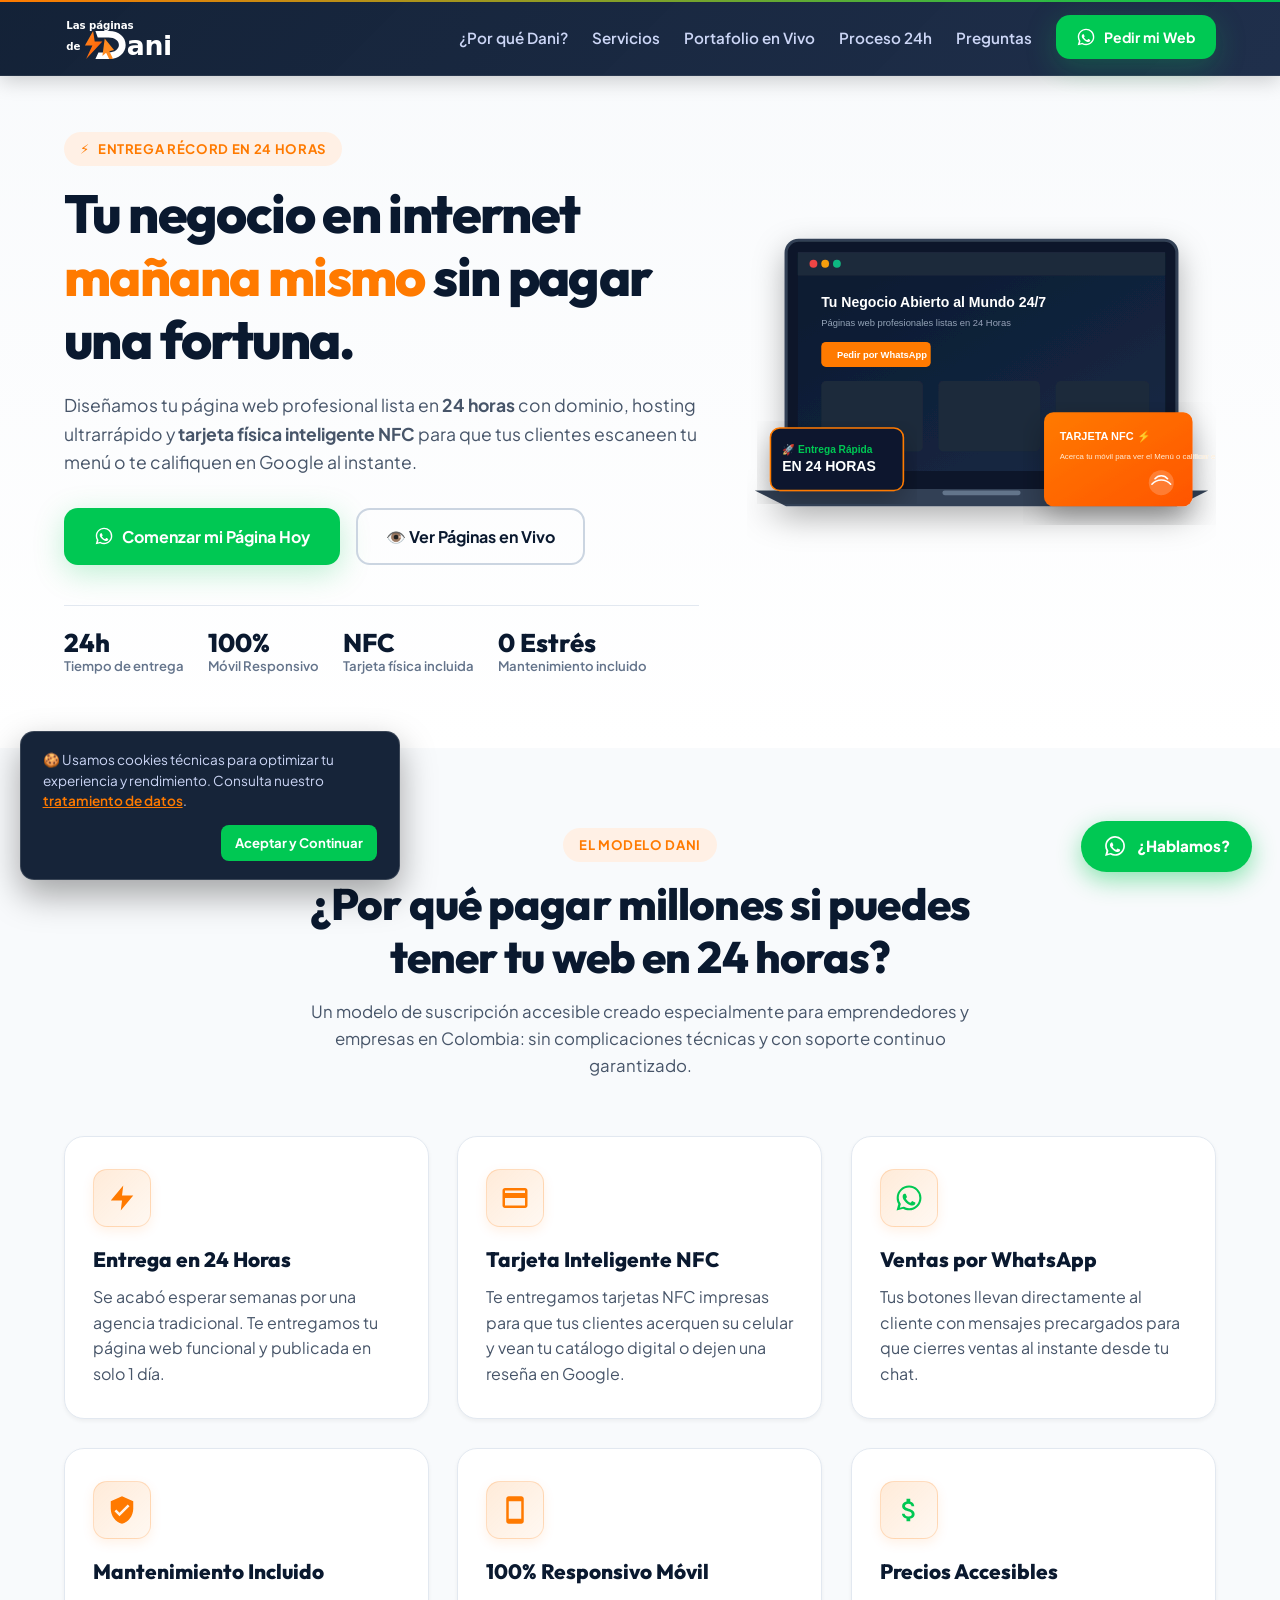
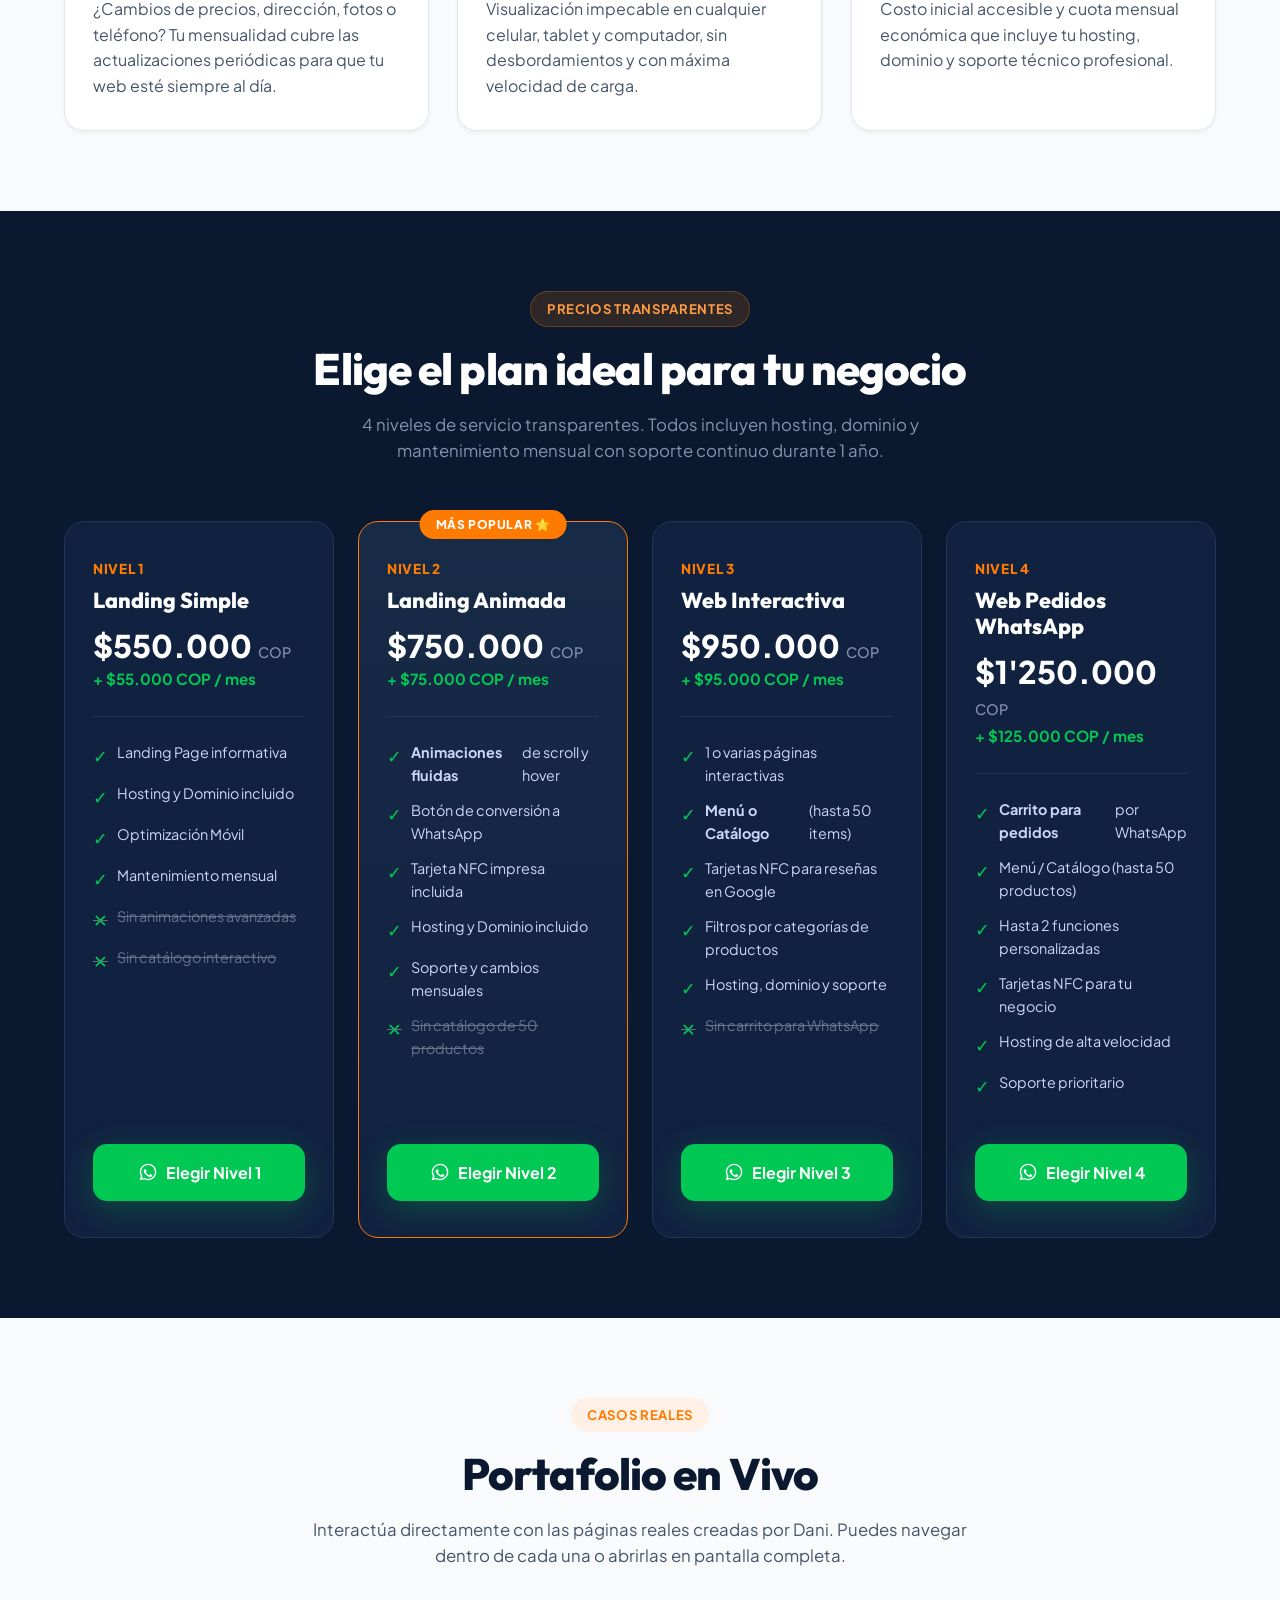
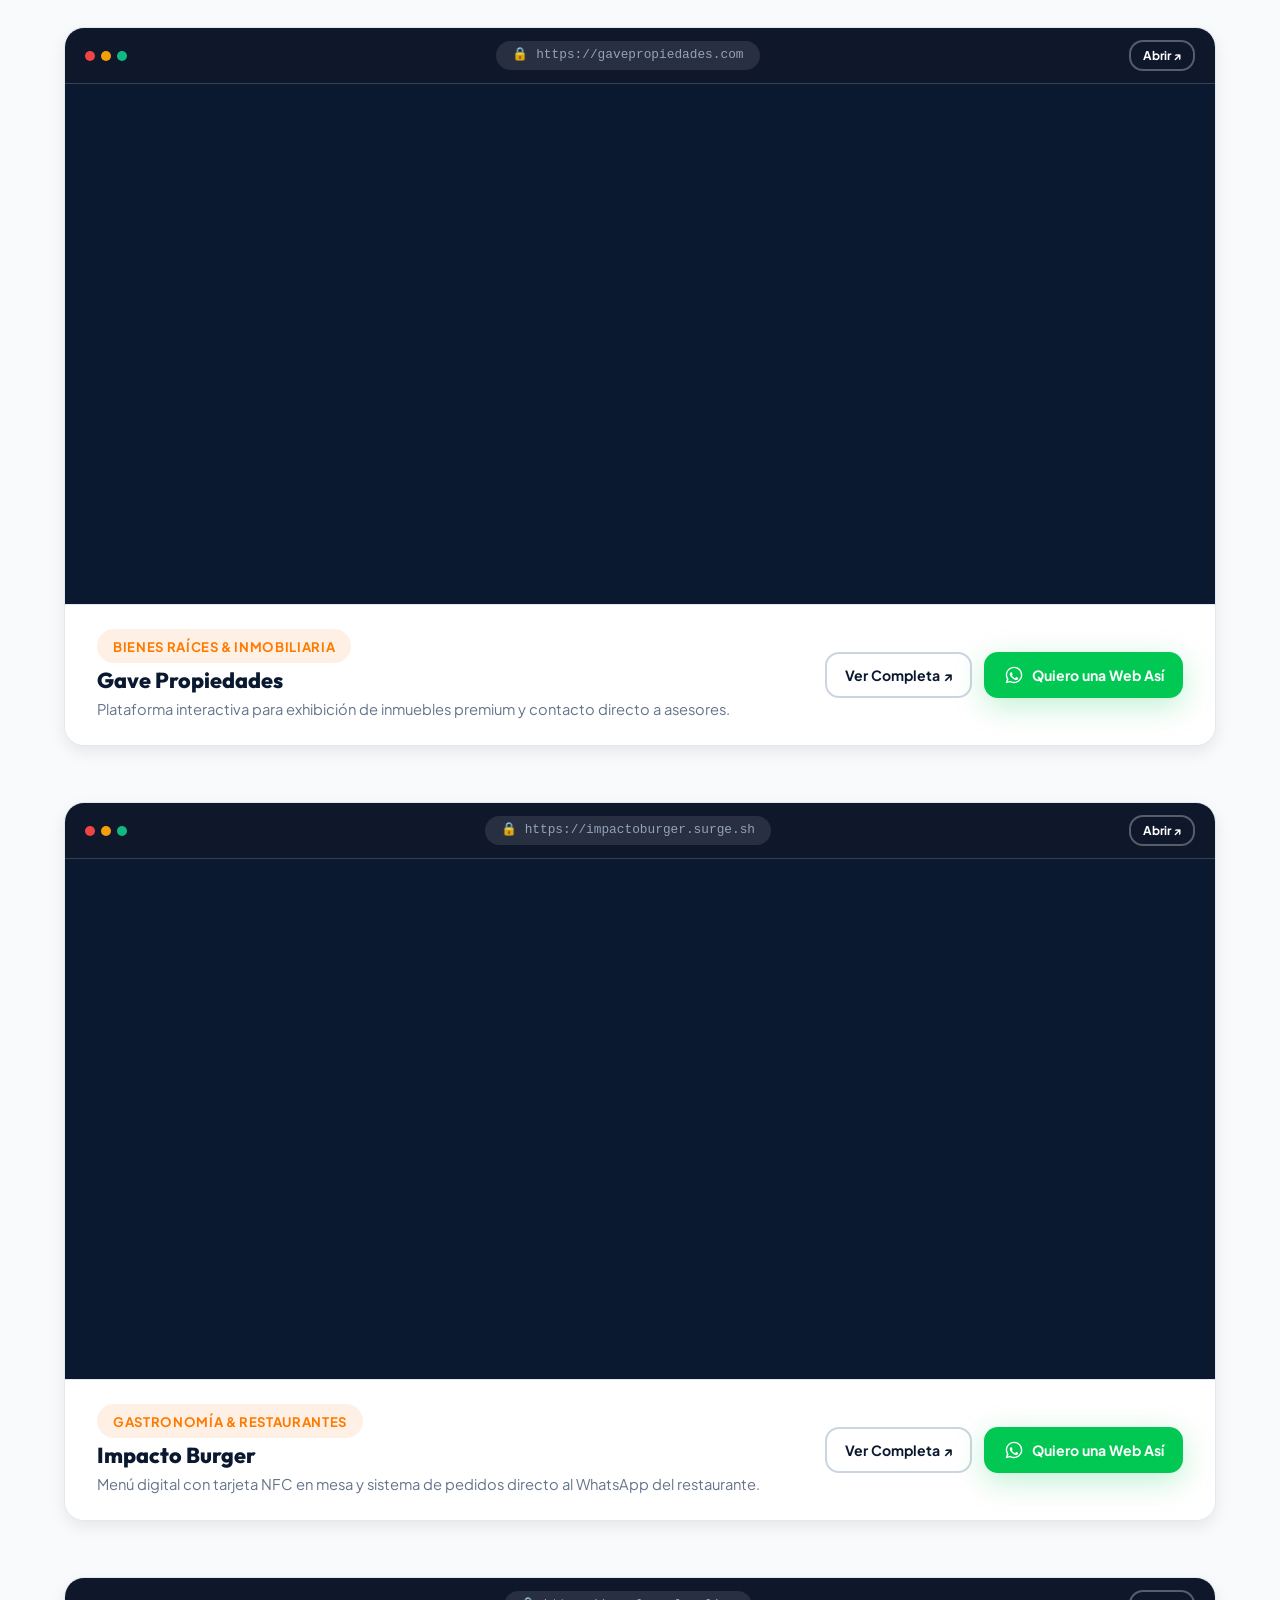
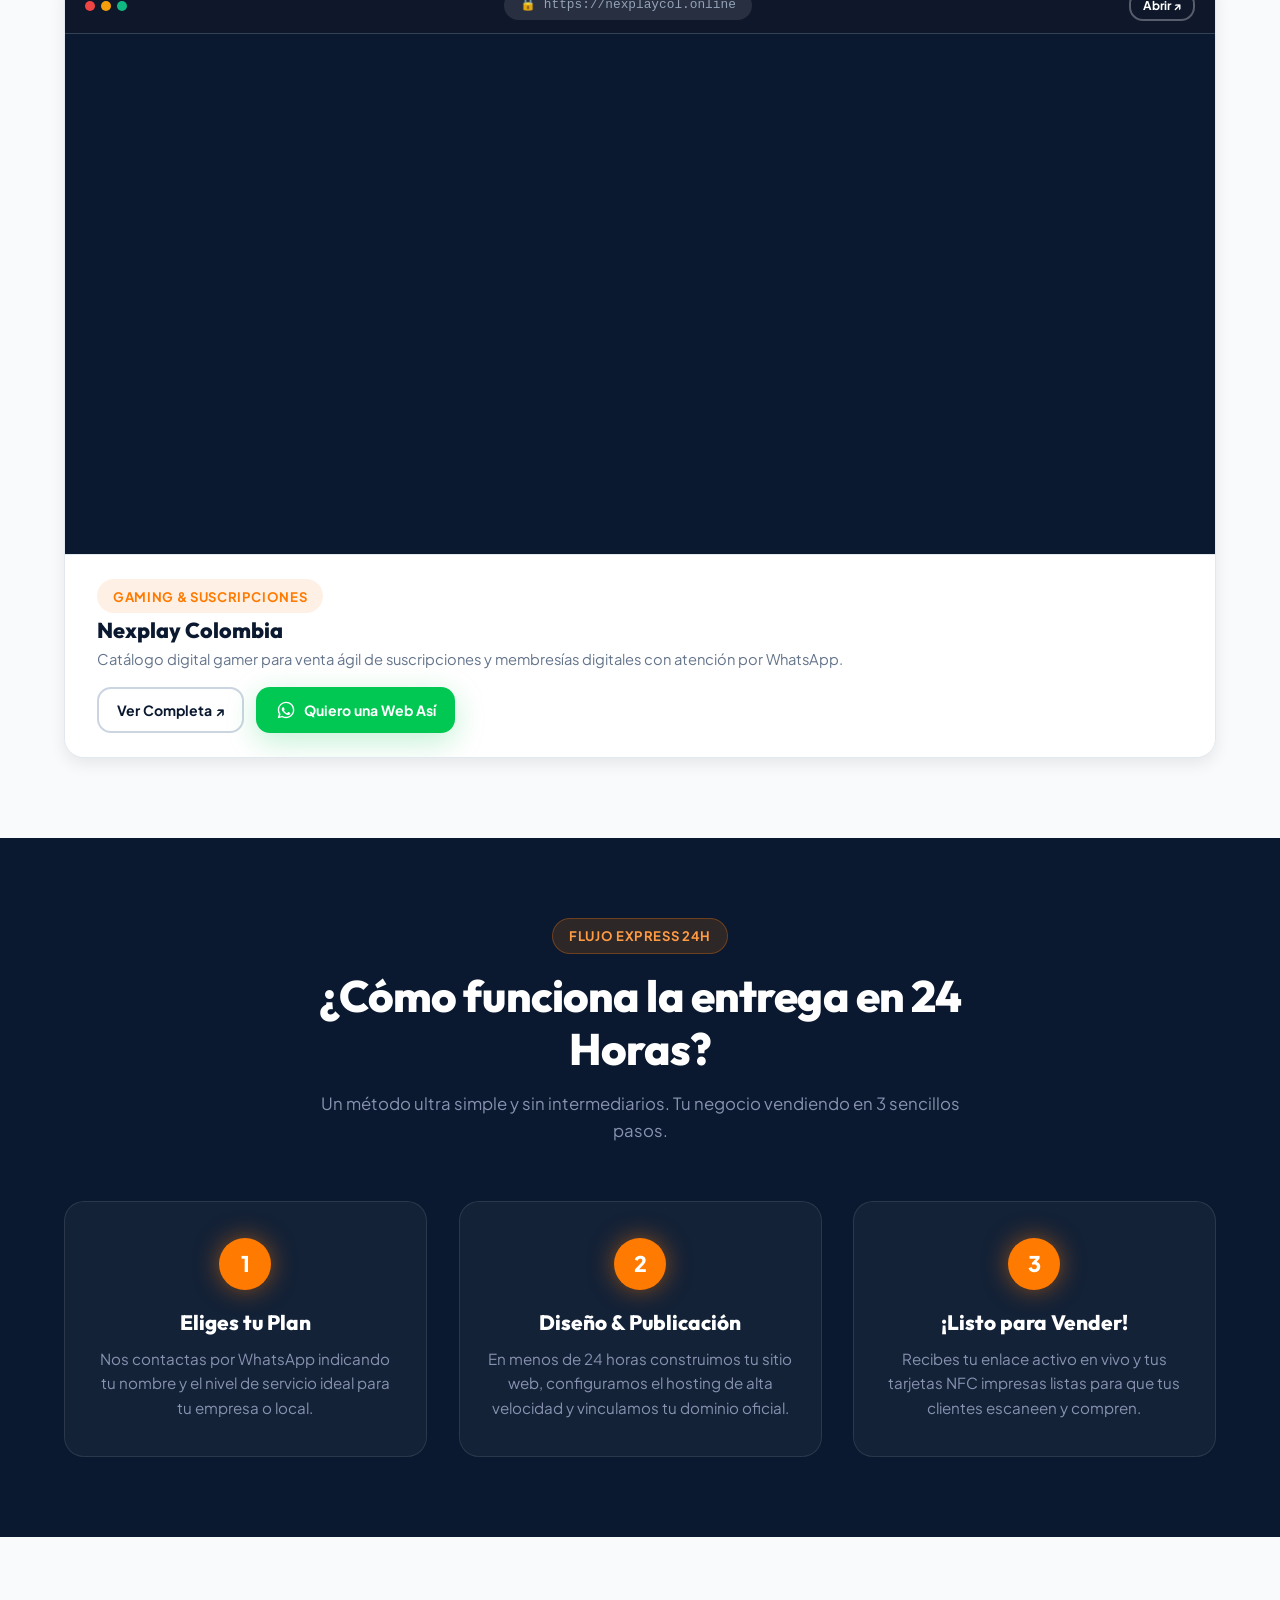
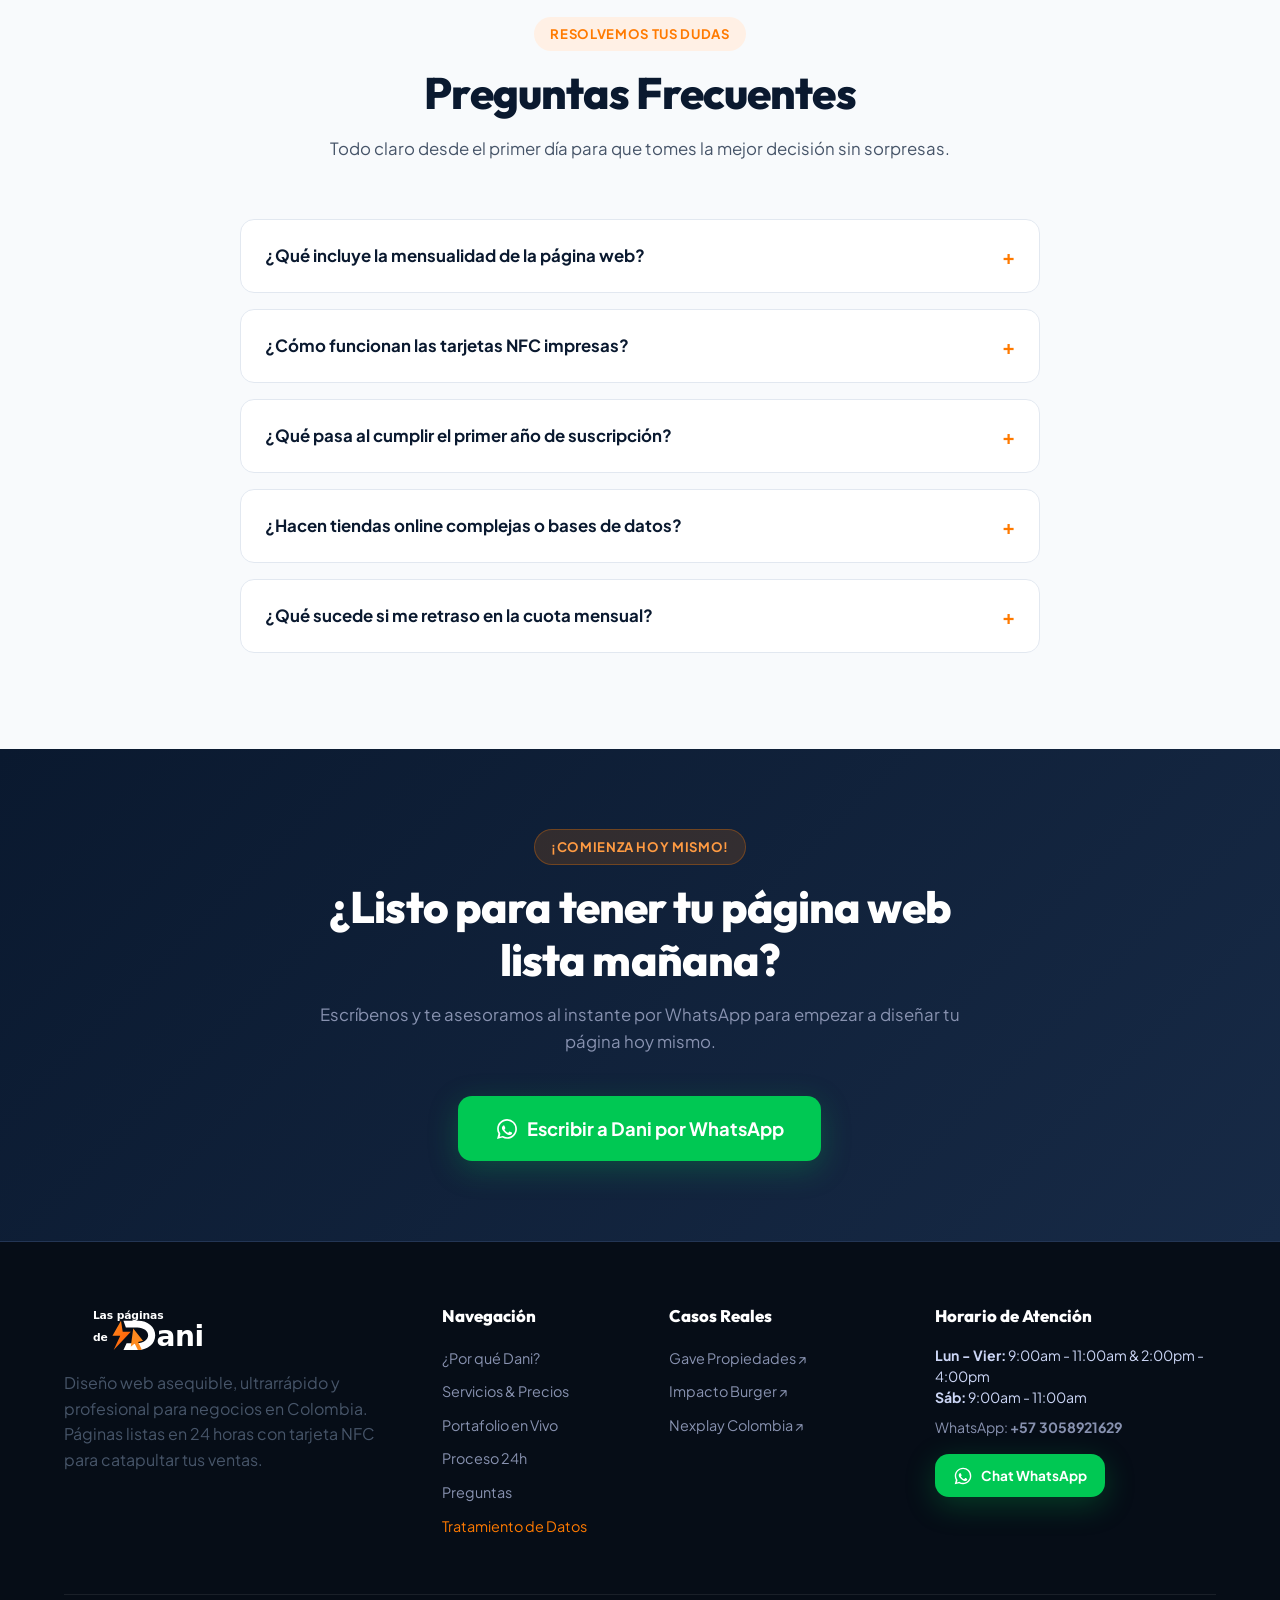
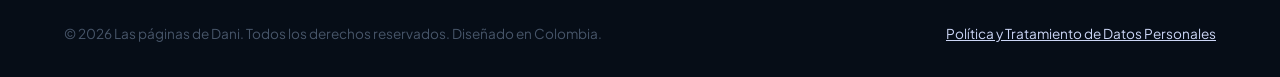
<file: index.html>
<!DOCTYPE html>
<html lang="es">
<head>
  <meta charset="UTF-8">
  <meta name="viewport" content="width=device-width, initial-scale=1.0, maximum-scale=5.0">
  <title>Las páginas de Dani | Páginas Web en 24 Horas con Tarjeta NFC en Colombia</title>
  
  <!-- SEO & Open Graph Meta Tags -->
  <meta name="description" content="Diseño de páginas web profesionales en 24 horas con tarjeta inteligente NFC, hosting y mantenimiento mensual en Colombia. ¡Haz crecer tu negocio hoy!">
  <meta name="keywords" content="las paginas de dani, paginas web 24 horas colombia, diseño web rapido, tarjeta nfc menu qr medellin bogota, catalogo digital pedidos whatsapp">
  <meta name="author" content="Las páginas de Dani">
  <meta name="robots" content="index, follow">

  <!-- Open Graph / Facebook -->
  <meta property="og:type" content="website">
  <meta property="og:url" content="https://las-paginas-de-dani.surge.sh/">
  <meta property="og:title" content="Las páginas de Dani | Páginas Web en 24 Horas con Tarjeta NFC">
  <meta property="og:description" content="Diseño web asequible y ultrarrápido para negocios en Colombia. Tu web lista en 24 horas con tarjeta inteligente NFC para reseñas y menú digital.">
  <meta property="og:image" content="https://las-paginas-de-dani.surge.sh/assets/images/hero-mockup.svg">

  <!-- Twitter -->
  <meta property="twitter:card" content="summary_large_image">
  <meta property="twitter:url" content="https://las-paginas-de-dani.surge.sh/">
  <meta property="twitter:title" content="Las páginas de Dani | Páginas Web en 24 Horas">
  <meta property="twitter:description" content="Páginas web profesionales para negocios en Colombia listas en 24 horas. Tarjeta NFC y soporte mensual incluido.">
  <meta property="twitter:image" content="https://las-paginas-de-dani.surge.sh/assets/images/hero-mockup.svg">

  <!-- Favicon -->
  <link rel="icon" type="image/svg+xml" href="assets/images/logo.svg">

  <!-- Google Fonts: Plus Jakarta Sans & Outfit -->
  <link rel="preconnect" href="https://fonts.googleapis.com">
  <link rel="preconnect" href="https://fonts.gstatic.com" crossorigin>
  <link href="https://fonts.googleapis.com/css2?family=Outfit:wght@600;700;800;900&family=Plus+Jakarta+Sans:wght@400;500;600;700;800&display=swap" rel="stylesheet">

  <!-- Modular Stylesheets -->
  <link rel="stylesheet" href="css/main.css">
  <link rel="stylesheet" href="css/components.css">
  <link rel="stylesheet" href="css/animations.css">

  <!-- Structured Data (Schema.org JSON-LD) -->
  <script type="application/ld+json">
  {
    "@context": "https://schema.org",
    "@type": "ProfessionalService",
    "name": "Las páginas de Dani",
    "image": "https://las-paginas-de-dani.surge.sh/assets/images/logo.svg",
    "url": "https://las-paginas-de-dani.surge.sh",
    "telephone": "+573058921629",
    "email": "danicamarillo5215@gmail.com",
    "priceRange": "$$",
    "address": {
      "@type": "PostalAddress",
      "addressCountry": "CO"
    },
    "description": "Diseño de páginas web profesionales en 24 horas con modelo de suscripción accesible y tarjetas inteligentes NFC en Colombia.",
    "openingHoursSpecification": [
      {
        "@type": "OpeningHoursSpecification",
        "dayOfWeek": ["Monday", "Tuesday", "Wednesday", "Thursday", "Friday"],
        "opens": "09:00",
        "closes": "11:00"
      },
      {
        "@type": "OpeningHoursSpecification",
        "dayOfWeek": ["Monday", "Tuesday", "Wednesday", "Thursday", "Friday"],
        "opens": "14:00",
        "closes": "16:00"
      },
      {
        "@type": "OpeningHoursSpecification",
        "dayOfWeek": "Saturday",
        "opens": "09:00",
        "closes": "11:00"
      }
    ]
  }
  </script>
</head>
<body>

  <!-- SVG Sprite Icono WhatsApp Universal -->
  <svg style="display: none;">
    <symbol id="icon-whatsapp" viewBox="0 0 24 24">
      <path d="M12.04 2c-5.46 0-9.91 4.45-9.91 9.91 0 1.75.46 3.45 1.32 4.95L2.05 22l5.25-1.38c1.45.79 3.08 1.21 4.74 1.21 5.46 0 9.91-4.45 9.91-9.91 0-2.65-1.03-5.14-2.9-7.01A9.816 9.816 0 0 0 12.04 2zm.01 1.67c2.2 0 4.26.86 5.82 2.42a8.225 8.225 0 0 1 2.41 5.83c0 4.54-3.7 8.24-8.24 8.24-1.42 0-2.82-.37-4.06-1.07l-.29-.16-3.03.8 0.81-2.95-.19-.3A8.19 8.19 0 0 1 3.8 11.91c0-4.54 3.7-8.24 8.25-8.24zm4.52 11.66c-.25-.12-1.47-.72-1.7-.81-.23-.08-.39-.12-.56.12-.17.25-.64.81-.79.97-.14.17-.29.19-.54.06-.25-.12-1.06-.39-2.02-1.25-.75-.67-1.26-1.5-1.41-1.75-.14-.25-.02-.38.11-.51.11-.11.25-.29.37-.44.12-.14.17-.25.25-.42.08-.17.04-.31-.02-.44-.06-.12-.56-1.35-.76-1.85-.2-.49-.4-.42-.56-.43h-.47c-.17 0-.44.06-.67.31-.23.25-.88.86-.88 2.1 0 1.24.9 2.44 1.03 2.61.12.17 1.77 2.7 4.29 3.79.6.26 1.07.41 1.43.53.6.19 1.15.16 1.58.1.48-.07 1.47-.6 1.68-1.18.21-.58.21-1.07.14-1.18-.06-.11-.22-.19-.47-.31z"/>
    </symbol>
  </svg>

  <!-- 1. HEADER & NAVBAR DESATORADO Y LIMPIO CON FONDO PREMIUM -->
  <header class="site-header" role="banner">
    <div class="container navbar">
      <a href="#hero" class="brand-logo-link" aria-label="Las páginas de Dani - Inicio">
        <img src="assets/images/logo-white.svg" alt="Las páginas de Dani Logo" width="160" height="42">
      </a>

      <!-- Menú Desktop Limpio y Esencial -->
      <nav role="navigation" aria-label="Navegación principal">
        <ul class="nav-menu">
          <li><a href="#beneficios" class="nav-link">¿Por qué Dani?</a></li>
          <li><a href="#servicios" class="nav-link">Servicios</a></li>
          <li><a href="#portafolio" class="nav-link">Portafolio en Vivo</a></li>
          <li><a href="#proceso" class="nav-link">Proceso 24h</a></li>
          <li><a href="#faq" class="nav-link">Preguntas</a></li>
          <li>
            <button class="btn btn-whatsapp nav-cta-btn" data-open-modal data-plan="Nivel 2 - Landing Animada ($750k + $75k/mes)">
              <svg class="btn-icon-wa"><use href="#icon-whatsapp"></use></svg>
              <span>Pedir mi Web</span>
            </button>
          </li>
        </ul>
      </nav>

      <!-- Botón Hamburguesa alineado a la derecha en móviles -->
      <button class="mobile-toggle" aria-label="Abrir menú de navegación" aria-expanded="false">
        <span class="toggle-icon" style="font-size: 1.4rem; font-weight: bold; line-height: 1;">☰</span>
      </button>
    </div>
  </header>

  <!-- 2. HERO SECTION -->
  <main>
    <section id="hero" class="hero-section" aria-labelledby="hero-heading">
      <div class="container">
        <div class="hero-grid">
          
          <div class="hero-content lazy-reveal">
            <div class="badge-tag">
              <span>⚡</span> Entrega Récord en 24 Horas
            </div>
            
            <h1 id="hero-heading" class="hero-headline">
              Tu negocio en internet <span class="highlight">mañana mismo</span> sin pagar una fortuna.
            </h1>
            
            <p class="hero-subheadline">
              Diseñamos tu página web profesional lista en <strong>24 horas</strong> con dominio, hosting ultrarrápido y <strong>tarjeta física inteligente NFC</strong> para que tus clientes escaneen tu menú o te califiquen en Google al instante.
            </p>

            <div class="hero-actions">
              <button class="btn btn-whatsapp" data-open-modal data-plan="Nivel 2 - Landing Animada ($750k + $75k/mes)">
                <svg class="btn-icon-wa"><use href="#icon-whatsapp"></use></svg>
                <span>Comenzar mi Página Hoy</span>
              </button>
              <a href="#portafolio" class="btn btn-outline-dark">
                👁️ Ver Páginas en Vivo
              </a>
            </div>

            <div class="hero-stats-row">
              <div class="stat-item">
                <h3>24h</h3>
                <p>Tiempo de entrega</p>
              </div>
              <div class="stat-item">
                <h3>100%</h3>
                <p>Móvil Responsivo</p>
              </div>
              <div class="stat-item">
                <h3>NFC</h3>
                <p>Tarjeta física incluida</p>
              </div>
              <div class="stat-item">
                <h3>0 Estrés</h3>
                <p>Mantenimiento incluido</p>
              </div>
            </div>
          </div>

          <div class="hero-visual-wrap lazy-reveal delay-200">
            <div class="hero-visual-card animate-float">
              <img src="assets/images/hero-mockup.svg" alt="Mockup de página web profesional en laptop y tarjeta NFC inteligente" width="600" height="500" loading="eager">
            </div>
          </div>

        </div>
      </div>
    </section>

    <!-- 3. BENEFICIOS / SOBRE NOSOTROS -->
    <section id="beneficios" class="section" aria-labelledby="beneficios-heading">
      <div class="container">
        
        <div class="section-title-wrap lazy-reveal">
          <div class="badge-tag">El Modelo Dani</div>
          <h2 id="beneficios-heading" class="section-title">¿Por qué pagar millones si puedes tener tu web en 24 horas?</h2>
          <p class="section-desc">
            Un modelo de suscripción accesible creado especialmente para emprendedores y empresas en Colombia: sin complicaciones técnicas y con soporte continuo garantizado.
          </p>
        </div>

        <div class="features-grid">
          
          <div class="feature-card lazy-reveal">
            <div class="feature-icon-box">
              <svg class="feature-icon-svg" viewBox="0 0 24 24" fill="#FF7A00">
                <path d="M13 2L3 14h9l-1 8 10-12h-9l1-8z"/>
              </svg>
            </div>
            <h3>Entrega en 24 Horas</h3>
            <p>Se acabó esperar semanas por una agencia tradicional. Te entregamos tu página web funcional y publicada en solo 1 día.</p>
          </div>

          <div class="feature-card lazy-reveal delay-100">
            <div class="feature-icon-box">
              <svg class="feature-icon-svg" viewBox="0 0 24 24" fill="#FF7A00">
                <path d="M20 4H4c-1.1 0-1.99.9-1.99 2L2 18c0 1.1.9 2 2 2h16c1.1 0 2-.9 2-2V6c0-1.1-.9-2-2-2zm0 14H4v-6h16v6zm0-10H4V6h16v2z"/>
              </svg>
            </div>
            <h3>Tarjeta Inteligente NFC</h3>
            <p>Te entregamos tarjetas NFC impresas para que tus clientes acerquen su celular y vean tu catálogo digital o dejen una reseña en Google.</p>
          </div>

          <div class="feature-card lazy-reveal delay-200">
            <div class="feature-icon-box">
              <svg class="feature-icon-svg" viewBox="0 0 24 24" fill="#00C853">
                <use href="#icon-whatsapp"></use>
              </svg>
            </div>
            <h3>Ventas por WhatsApp</h3>
            <p>Tus botones llevan directamente al cliente con mensajes precargados para que cierres ventas al instante desde tu chat.</p>
          </div>

          <div class="feature-card lazy-reveal delay-300">
            <div class="feature-icon-box">
              <svg class="feature-icon-svg" viewBox="0 0 24 24" fill="#FF7A00">
                <path d="M12 1L3 5v6c0 5.55 3.84 10.74 9 12 5.16-1.26 9-6.45 9-12V5l-9-4zm-2 16l-4-4 1.41-1.41L10 14.17l6.59-6.59L18 9l-8 8z"/>
              </svg>
            </div>
            <h3>Mantenimiento Incluido</h3>
            <p>¿Cambios de precios, dirección, fotos o teléfono? Tu mensualidad cubre las actualizaciones periódicas para que tu web esté siempre al día.</p>
          </div>

          <div class="feature-card lazy-reveal delay-400">
            <div class="feature-icon-box">
              <svg class="feature-icon-svg" viewBox="0 0 24 24" fill="#FF7A00">
                <path d="M17 1.01L7 1c-1.1 0-2 .9-2 2v18c0 1.1.9 2 2 2h10c1.1 0 2-.9 2-2V3c0-1.1-.9-1.99-2-1.99zM17 19H7V5h10v14z"/>
              </svg>
            </div>
            <h3>100% Responsivo Móvil</h3>
            <p>Visualización impecable en cualquier celular, tablet y computador, sin desbordamientos y con máxima velocidad de carga.</p>
          </div>

          <div class="feature-card lazy-reveal delay-500">
            <div class="feature-icon-box">
              <svg class="feature-icon-svg" viewBox="0 0 24 24" fill="#00C853">
                <path d="M11.8 10.9c-2.27-.59-3-1.2-3-2.15 0-1.09 1.01-1.85 2.7-1.85 1.78 0 2.44.85 2.5 2.1h2.21c-.07-1.72-1.12-3.3-3.21-3.81V3h-3v2.16c-1.94.42-3.5 1.68-3.5 3.61 0 2.31 1.91 3.46 4.7 4.13 2.5.6 3 1.48 3 2.41 0 .69-.49 1.79-2.7 1.79-2.06 0-2.87-.92-2.98-2.1h-2.2c.12 2.19 1.76 3.42 3.68 3.83V21h3v-2.15c1.95-.37 3.5-1.5 3.5-3.55 0-2.84-2.43-3.81-4.7-4.4z"/>
              </svg>
            </div>
            <h3>Precios Accesibles</h3>
            <p>Costo inicial accesible y cuota mensual económica que incluye tu hosting, dominio y soporte técnico profesional.</p>
          </div>

        </div>

      </div>
    </section>

    <!-- 4. SERVICIOS Y PLANES (TABLA DE PRECIOS TRANSPARENTE) -->
    <section id="servicios" class="section section-dark" aria-labelledby="servicios-heading">
      <div class="container">
        
        <div class="section-title-wrap lazy-reveal">
          <div class="badge-tag">Precios Transparentes</div>
          <h2 id="servicios-heading" class="section-title">Elige el plan ideal para tu negocio</h2>
          <p class="section-desc">
            4 niveles de servicio transparentes. Todos incluyen hosting, dominio y mantenimiento mensual con soporte continuo durante 1 año.
          </p>
        </div>

        <div class="pricing-grid">

          <!-- Nivel 1 -->
          <div class="pricing-card lazy-reveal">
            <div class="pricing-level">Nivel 1</div>
            <h3 class="pricing-title">Landing Simple</h3>
            <div class="pricing-cost">
              <div class="price-initial">$550.000 <span>COP</span></div>
              <div class="price-monthly">+ $55.000 COP / mes</div>
            </div>
            <ul class="pricing-features">
              <li><span class="check-icon">✓</span> Landing Page informativa</li>
              <li><span class="check-icon">✓</span> Hosting y Dominio incluido</li>
              <li><span class="check-icon">✓</span> Optimización Móvil</li>
              <li><span class="check-icon">✓</span> Mantenimiento mensual</li>
              <li class="excluded"><span class="check-icon">✕</span> Sin animaciones avanzadas</li>
              <li class="excluded"><span class="check-icon">✕</span> Sin catálogo interactivo</li>
            </ul>
            <button class="btn btn-whatsapp" data-open-modal data-plan="Nivel 1 - Landing Simple ($550k + $55k/mes)">
              <svg class="btn-icon-wa"><use href="#icon-whatsapp"></use></svg>
              <span>Elegir Nivel 1</span>
            </button>
          </div>

          <!-- Nivel 2 (Destacado) -->
          <div class="pricing-card popular lazy-reveal delay-100">
            <div class="popular-badge">Más Popular ⭐</div>
            <div class="pricing-level">Nivel 2</div>
            <h3 class="pricing-title">Landing Animada</h3>
            <div class="pricing-cost">
              <div class="price-initial">$750.000 <span>COP</span></div>
              <div class="price-monthly">+ $75.000 COP / mes</div>
            </div>
            <ul class="pricing-features">
              <li><span class="check-icon">✓</span> <strong>Animaciones fluidas</strong> de scroll y hover</li>
              <li><span class="check-icon">✓</span> Botón de conversión a WhatsApp</li>
              <li><span class="check-icon">✓</span> Tarjeta NFC impresa incluida</li>
              <li><span class="check-icon">✓</span> Hosting y Dominio incluido</li>
              <li><span class="check-icon">✓</span> Soporte y cambios mensuales</li>
              <li class="excluded"><span class="check-icon">✕</span> Sin catálogo de 50 productos</li>
            </ul>
            <button class="btn btn-whatsapp" data-open-modal data-plan="Nivel 2 - Landing Animada ($750k + $75k/mes)">
              <svg class="btn-icon-wa"><use href="#icon-whatsapp"></use></svg>
              <span>Elegir Nivel 2</span>
            </button>
          </div>

          <!-- Nivel 3 -->
          <div class="pricing-card lazy-reveal delay-200">
            <div class="pricing-level">Nivel 3</div>
            <h3 class="pricing-title">Web Interactiva</h3>
            <div class="pricing-cost">
              <div class="price-initial">$950.000 <span>COP</span></div>
              <div class="price-monthly">+ $95.000 COP / mes</div>
            </div>
            <ul class="pricing-features">
              <li><span class="check-icon">✓</span> 1 o varias páginas interactivas</li>
              <li><span class="check-icon">✓</span> <strong>Menú o Catálogo</strong> (hasta 50 items)</li>
              <li><span class="check-icon">✓</span> Tarjetas NFC para reseñas en Google</li>
              <li><span class="check-icon">✓</span> Filtros por categorías de productos</li>
              <li><span class="check-icon">✓</span> Hosting, dominio y soporte</li>
              <li class="excluded"><span class="check-icon">✕</span> Sin carrito para WhatsApp</li>
            </ul>
            <button class="btn btn-whatsapp" data-open-modal data-plan="Nivel 3 - Web Interactiva con Menú ($950k + $95k/mes)">
              <svg class="btn-icon-wa"><use href="#icon-whatsapp"></use></svg>
              <span>Elegir Nivel 3</span>
            </button>
          </div>

          <!-- Nivel 4 -->
          <div class="pricing-card lazy-reveal delay-300">
            <div class="pricing-level">Nivel 4</div>
            <h3 class="pricing-title">Web Pedidos WhatsApp</h3>
            <div class="pricing-cost">
              <div class="price-initial">$1'250.000 <span>COP</span></div>
              <div class="price-monthly">+ $125.000 COP / mes</div>
            </div>
            <ul class="pricing-features">
              <li><span class="check-icon">✓</span> <strong>Carrito para pedidos</strong> por WhatsApp</li>
              <li><span class="check-icon">✓</span> Menú / Catálogo (hasta 50 productos)</li>
              <li><span class="check-icon">✓</span> Hasta 2 funciones personalizadas</li>
              <li><span class="check-icon">✓</span> Tarjetas NFC para tu negocio</li>
              <li><span class="check-icon">✓</span> Hosting de alta velocidad</li>
              <li><span class="check-icon">✓</span> Soporte prioritario</li>
            </ul>
            <button class="btn btn-whatsapp" data-open-modal data-plan="Nivel 4 - Pedidos WhatsApp Pro ($1.25M + $125k/mes)">
              <svg class="btn-icon-wa"><use href="#icon-whatsapp"></use></svg>
              <span>Elegir Nivel 4</span>
            </button>
          </div>

        </div>

      </div>
    </section>

    <!-- 5. PORTAFOLIO EN VIVO (CON IFRAME DE ALTO TAMAÑO INTERACTIVO) -->
    <section id="portafolio" class="section" aria-labelledby="portafolio-heading">
      <div class="container">
        
        <div class="section-title-wrap lazy-reveal">
          <div class="badge-tag">Casos Reales</div>
          <h2 id="portafolio-heading" class="section-title">Portafolio en Vivo</h2>
          <p class="section-desc">
            Interactúa directamente con las páginas reales creadas por Dani. Puedes navegar dentro de cada una o abrirlas en pantalla completa.
          </p>
        </div>

        <div class="portfolio-showcase-grid">
          
          <!-- Proyecto 1: Gave Propiedades -->
          <article class="portfolio-live-item lazy-reveal">
            <div class="browser-chrome-bar">
              <div class="browser-dots">
                <span class="browser-dot dot-red"></span>
                <span class="browser-dot dot-yellow"></span>
                <span class="browser-dot dot-green"></span>
              </div>
              <span class="browser-url-pill">🔒 https://gavepropiedades.com</span>
              <div class="browser-actions-top">
                <a href="https://gavepropiedades.com" target="_blank" rel="noopener noreferrer" class="btn btn-outline-dark" style="padding: 0.25rem 0.75rem; font-size: 0.75rem; color: #fff; border-color: rgba(255,255,255,0.3);">
                  Abrir ↗
                </a>
              </div>
            </div>
            <div class="iframe-viewport-container">
              <iframe src="https://gavepropiedades.com" title="Gave Propiedades - Sitio Web en Vivo" loading="lazy" class="portfolio-live-iframe"></iframe>
            </div>
            <div class="portfolio-live-footer">
              <div class="portfolio-meta">
                <span class="badge-tag" style="margin-bottom: 0.3rem;">Bienes Raíces &amp; Inmobiliaria</span>
                <h3>Gave Propiedades</h3>
                <p>Plataforma interactiva para exhibición de inmuebles premium y contacto directo a asesores.</p>
              </div>
              <div class="portfolio-cta-group">
                <a href="https://gavepropiedades.com" target="_blank" rel="noopener noreferrer" class="btn btn-outline-dark" style="font-size: 0.88rem; padding: 0.6rem 1.1rem;">
                  Ver Completa ↗
                </a>
                <button class="btn btn-whatsapp" data-open-modal data-plan="Nivel 3 - Web Interactiva con Menú ($950k + $95k/mes)" style="font-size: 0.88rem; padding: 0.6rem 1.1rem;">
                  <svg class="btn-icon-wa"><use href="#icon-whatsapp"></use></svg>
                  <span>Quiero una Web Así</span>
                </button>
              </div>
            </div>
          </article>

          <!-- Proyecto 2: Impacto Burger -->
          <article class="portfolio-live-item lazy-reveal delay-150">
            <div class="browser-chrome-bar">
              <div class="browser-dots">
                <span class="browser-dot dot-red"></span>
                <span class="browser-dot dot-yellow"></span>
                <span class="browser-dot dot-green"></span>
              </div>
              <span class="browser-url-pill">🔒 https://impactoburger.surge.sh</span>
              <div class="browser-actions-top">
                <a href="https://impactoburger.surge.sh" target="_blank" rel="noopener noreferrer" class="btn btn-outline-dark" style="padding: 0.25rem 0.75rem; font-size: 0.75rem; color: #fff; border-color: rgba(255,255,255,0.3);">
                  Abrir ↗
                </a>
              </div>
            </div>
            <div class="iframe-viewport-container">
              <iframe src="https://impactoburger.surge.sh" title="Impacto Burger - Menú Digital y Pedidos" loading="lazy" class="portfolio-live-iframe"></iframe>
            </div>
            <div class="portfolio-live-footer">
              <div class="portfolio-meta">
                <span class="badge-tag" style="margin-bottom: 0.3rem;">Gastronomía &amp; Restaurantes</span>
                <h3>Impacto Burger</h3>
                <p>Menú digital con tarjeta NFC en mesa y sistema de pedidos directo al WhatsApp del restaurante.</p>
              </div>
              <div class="portfolio-cta-group">
                <a href="https://impactoburger.surge.sh" target="_blank" rel="noopener noreferrer" class="btn btn-outline-dark" style="font-size: 0.88rem; padding: 0.6rem 1.1rem;">
                  Ver Completa ↗
                </a>
                <button class="btn btn-whatsapp" data-open-modal data-plan="Nivel 4 - Pedidos WhatsApp Pro ($1.25M + $125k/mes)" style="font-size: 0.88rem; padding: 0.6rem 1.1rem;">
                  <svg class="btn-icon-wa"><use href="#icon-whatsapp"></use></svg>
                  <span>Quiero una Web Así</span>
                </button>
              </div>
            </div>
          </article>

          <!-- Proyecto 3: Nexplay Colombia -->
          <article class="portfolio-live-item lazy-reveal delay-300">
            <div class="browser-chrome-bar">
              <div class="browser-dots">
                <span class="browser-dot dot-red"></span>
                <span class="browser-dot dot-yellow"></span>
                <span class="browser-dot dot-green"></span>
              </div>
              <span class="browser-url-pill">🔒 https://nexplaycol.online</span>
              <div class="browser-actions-top">
                <a href="https://nexplaycol.online" target="_blank" rel="noopener noreferrer" class="btn btn-outline-dark" style="padding: 0.25rem 0.75rem; font-size: 0.75rem; color: #fff; border-color: rgba(255,255,255,0.3);">
                  Abrir ↗
                </a>
              </div>
            </div>
            <div class="iframe-viewport-container">
              <iframe src="https://nexplaycol.online" title="Nexplay Colombia - Catálogo Gamer" loading="lazy" class="portfolio-live-iframe"></iframe>
            </div>
            <div class="portfolio-live-footer">
              <div class="portfolio-meta">
                <span class="badge-tag" style="margin-bottom: 0.3rem;">Gaming &amp; Suscripciones</span>
                <h3>Nexplay Colombia</h3>
                <p>Catálogo digital gamer para venta ágil de suscripciones y membresías digitales con atención por WhatsApp.</p>
              </div>
              <div class="portfolio-cta-group">
                <a href="https://nexplaycol.online" target="_blank" rel="noopener noreferrer" class="btn btn-outline-dark" style="font-size: 0.88rem; padding: 0.6rem 1.1rem;">
                  Ver Completa ↗
                </a>
                <button class="btn btn-whatsapp" data-open-modal data-plan="Nivel 2 - Landing Animada ($750k + $75k/mes)" style="font-size: 0.88rem; padding: 0.6rem 1.1rem;">
                  <svg class="btn-icon-wa"><use href="#icon-whatsapp"></use></svg>
                  <span>Quiero una Web Así</span>
                </button>
              </div>
            </div>
          </article>

        </div>

      </div>
    </section>

    <!-- 6. FLUJO DE TRABAJO (SIN PASO 2: 3 PASOS CLAROS Y RÁPIDOS) -->
    <section id="proceso" class="section section-dark" aria-labelledby="proceso-heading">
      <div class="container">
        
        <div class="section-title-wrap lazy-reveal">
          <div class="badge-tag">Flujo Express 24h</div>
          <h2 id="proceso-heading" class="section-title">¿Cómo funciona la entrega en 24 Horas?</h2>
          <p class="section-desc">
            Un método ultra simple y sin intermediarios. Tu negocio vendiendo en 3 sencillos pasos.
          </p>
        </div>

        <div class="process-timeline">
          
          <div class="process-step lazy-reveal">
            <div class="step-number">1</div>
            <h3>Eliges tu Plan</h3>
            <p>Nos contactas por WhatsApp indicando tu nombre y el nivel de servicio ideal para tu empresa o local.</p>
          </div>

          <div class="process-step lazy-reveal delay-150">
            <div class="step-number">2</div>
            <h3>Diseño &amp; Publicación</h3>
            <p>En menos de 24 horas construimos tu sitio web, configuramos el hosting de alta velocidad y vinculamos tu dominio oficial.</p>
          </div>

          <div class="process-step lazy-reveal delay-300">
            <div class="step-number">3</div>
            <h3>¡Listo para Vender!</h3>
            <p>Recibes tu enlace activo en vivo y tus tarjetas NFC impresas listas para que tus clientes escaneen y compren.</p>
          </div>

        </div>

      </div>
    </section>

    <!-- 7. PREGUNTAS FRECUENTES (FAQ) -->
    <section id="faq" class="section" aria-labelledby="faq-heading">
      <div class="container">
        
        <div class="section-title-wrap lazy-reveal">
          <div class="badge-tag">Resolvemos tus Dudas</div>
          <h2 id="faq-heading" class="section-title">Preguntas Frecuentes</h2>
          <p class="section-desc">
            Todo claro desde el primer día para que tomes la mejor decisión sin sorpresas.
          </p>
        </div>

        <div class="faq-container">
          
          <div class="faq-item lazy-reveal">
            <button class="faq-question">
              <span>¿Qué incluye la mensualidad de la página web?</span>
              <span class="faq-icon">+</span>
            </button>
            <div class="faq-answer">
              <p>Tu mensualidad cubre el hosting de alta velocidad, el mantenimiento del dominio, la seguridad SSL y cambios periódicos como: actualización de precios, añadir nuevos productos al catálogo, cambios de número telefónico, dirección física, políticas y reemplazo de fotos.</p>
            </div>
          </div>

          <div class="faq-item lazy-reveal delay-100">
            <button class="faq-question">
              <span>¿Cómo funcionan las tarjetas NFC impresas?</span>
              <span class="faq-icon">+</span>
            </button>
            <div class="faq-answer">
              <p>Son tarjetas físicas inteligentes con tecnología contactless. Tus clientes solo deben acercar su smartphone (iPhone o Android) para abrir de forma instantánea tu página web, tu menú digital o la pantalla para dejarte una reseña 5 estrellas en Google Maps.</p>
            </div>
          </div>

          <div class="faq-item lazy-reveal delay-200">
            <button class="faq-question">
              <span>¿Qué pasa al cumplir el primer año de suscripción?</span>
              <span class="faq-icon">+</span>
            </button>
            <div class="faq-answer">
              <p>Al cumplir los 12 meses obligatorios de suscripción, tienes la opción de renovar el servicio por otro año para seguir disfrutando de mantenimiento y hosting, o finalizar el contrato y recibir los archivos de código fuente de tu página web.</p>
            </div>
          </div>

          <div class="faq-item lazy-reveal delay-300">
            <button class="faq-question">
              <span>¿Hacen tiendas online complejas o bases de datos?</span>
              <span class="faq-icon">+</span>
            </button>
            <div class="faq-answer">
              <p>No. Nuestro modelo se enfoca en máxima velocidad, estabilidad y conversión directa a WhatsApp (hasta 50 productos en catálogo). No realizamos e-commerce con pasarelas de pago bancarias complejas ni desarrollo a medida con bases de datos, lo que nos permite ofrecer precios ultra asequibles y entregas en 24 horas.</p>
            </div>
          </div>

          <div class="faq-item lazy-reveal delay-400">
            <button class="faq-question">
              <span>¿Qué sucede si me retraso en la cuota mensual?</span>
              <span class="faq-icon">+</span>
            </button>
            <div class="faq-answer">
              <p>En caso de no registrarse el pago en la fecha acordada, el servicio de la página web quedará temporalmente suspendido hasta que se regularice la mensualidad, reactivándose de inmediato tras la confirmación.</p>
            </div>
          </div>

        </div>

      </div>
    </section>

    <!-- 8. BANNER DE CONTACTO FINAL -->
    <section class="section section-dark" style="background: linear-gradient(135deg, #0A192F 0%, #172A46 100%);" aria-labelledby="contacto-heading">
      <div class="container" style="text-align: center;">
        
        <div class="lazy-reveal" style="max-width: 680px; margin: 0 auto;">
          <div class="badge-tag">¡Comienza Hoy Mismo!</div>
          <h2 id="contacto-heading" class="section-title">¿Listo para tener tu página web lista mañana?</h2>
          <p class="section-desc" style="margin-bottom: 2.5rem;">
            Escríbenos y te asesoramos al instante por WhatsApp para empezar a diseñar tu página hoy mismo.
          </p>
          
          <button class="btn btn-whatsapp" style="font-size: 1.15rem; padding: 1rem 2.2rem;" data-open-modal data-plan="Nivel 2 - Landing Animada ($750k + $75k/mes)">
            <svg class="btn-icon-wa" style="width: 24px; height: 24px;"><use href="#icon-whatsapp"></use></svg>
            <span>Escribir a Dani por WhatsApp</span>
          </button>
        </div>

      </div>
    </section>
  </main>

  <!-- 9. FOOTER CON HORARIO Y TRATAMIENTO DE DATOS -->
  <footer class="site-footer" role="contentinfo">
    <div class="container">
      <div class="footer-grid">
        
        <div class="footer-col">
          <img src="assets/images/logo-white.svg" alt="Las páginas de Dani" class="footer-logo" width="180" height="44">
          <p>
            Diseño web asequible, ultrarrápido y profesional para negocios en Colombia. Páginas listas en 24 horas con tarjeta NFC para catapultar tus ventas.
          </p>
        </div>

        <div class="footer-col">
          <h4>Navegación</h4>
          <ul class="footer-links">
            <li><a href="#beneficios">¿Por qué Dani?</a></li>
            <li><a href="#servicios">Servicios &amp; Precios</a></li>
            <li><a href="#portafolio">Portafolio en Vivo</a></li>
            <li><a href="#proceso">Proceso 24h</a></li>
            <li><a href="#faq">Preguntas</a></li>
            <li><a href="tratamiento-de-datos.html" style="color: var(--color-brand-orange);">Tratamiento de Datos</a></li>
          </ul>
        </div>

        <div class="footer-col">
          <h4>Casos Reales</h4>
          <ul class="footer-links">
            <li><a href="https://gavepropiedades.com" target="_blank" rel="noopener">Gave Propiedades ↗</a></li>
            <li><a href="https://impactoburger.surge.sh" target="_blank" rel="noopener">Impacto Burger ↗</a></li>
            <li><a href="https://nexplaycol.online" target="_blank" rel="noopener">Nexplay Colombia ↗</a></li>
          </ul>
        </div>

        <div class="footer-col">
          <h4>Horario de Atención</h4>
          <p style="margin-bottom: 0.5rem; font-size: 0.88rem; line-height: 1.5; color: #CCD6F6;">
            <strong>Lun - Vier:</strong> 9:00am - 11:00am &amp; 2:00pm - 4:00pm<br>
            <strong>Sáb:</strong> 9:00am - 11:00am
          </p>
          <p style="margin-bottom: 1rem; font-size: 0.88rem; color: #8892B0;">
            WhatsApp: <strong>+57 3058921629</strong>
          </p>
          <button class="btn btn-whatsapp" style="padding: 0.55rem 1rem; font-size: 0.85rem;" data-open-modal data-plan="Nivel 2 - Landing Animada ($750k + $75k/mes)">
            <svg class="btn-icon-wa"><use href="#icon-whatsapp"></use></svg>
            <span>Chat WhatsApp</span>
          </button>
        </div>

      </div>

      <div class="footer-bottom">
        <p>&copy; 2026 Las páginas de Dani. Todos los derechos reservados. Diseñado en Colombia.</p>
        <p><a href="tratamiento-de-datos.html" style="color: var(--color-text-subtle); text-decoration: underline;">Política y Tratamiento de Datos Personales</a></p>
      </div>
    </div>
  </footer>

  <!-- 10. MODAL LEAD CAPTURE: SOLO NOMBRE Y LISTA DESPLEGABLE DE PLANES -->
  <div id="leadModal" class="modal-backdrop" role="dialog" aria-modal="true" aria-labelledby="modalPlanTitle">
    <div class="modal-box">
      <button id="closeModalBtn" class="modal-close-btn" aria-label="Cerrar ventana emergente">✕</button>
      
      <div class="modal-header">
        <span class="badge-tag" style="margin-bottom: 0.5rem;">Atención en 24h</span>
        <h3 id="modalPlanTitle">Solicitar Mi Página Web</h3>
        <p style="font-size: 0.88rem; color: #64748B;">
          Ingresa tu nombre y selecciona el plan para comunicarte directamente con Dani por WhatsApp.
        </p>
      </div>

      <form id="leadCaptureForm">
        <div class="form-group">
          <label for="leadName" class="form-label">Tu Nombre *</label>
          <input type="text" id="leadName" class="form-control" placeholder="Ej. Juan Pérez" required autocomplete="name">
        </div>

        <div class="form-group">
          <label for="leadPlanSelect" class="form-label">Plan de Interés *</label>
          <select id="leadPlanSelect" class="form-control" required>
            <option value="Nivel 1 - Landing Simple ($550k + $55k/mes)">Nivel 1 - Landing Simple ($550k + $55k/mes)</option>
            <option value="Nivel 2 - Landing Animada ($750k + $75k/mes)" selected>Nivel 2 - Landing Animada ($750k + $75k/mes) ⭐</option>
            <option value="Nivel 3 - Web Interactiva con Menú ($950k + $95k/mes)">Nivel 3 - Web Interactiva con Menú ($950k + $95k/mes)</option>
            <option value="Nivel 4 - Pedidos WhatsApp Pro ($1.25M + $125k/mes)">Nivel 4 - Pedidos WhatsApp Pro ($1.25M + $125k/mes)</option>
          </select>
        </div>

        <div style="font-size: 0.78rem; color: #64748B; margin-bottom: 1rem; line-height: 1.4;">
          Al continuar aceptas nuestro <a href="tratamiento-de-datos.html" target="_blank" style="color: var(--color-brand-orange); text-decoration: underline;">Tratamiento de Datos</a>.
        </div>

        <button type="submit" class="btn btn-whatsapp" style="width: 100%; font-size: 1rem;">
          <svg class="btn-icon-wa" style="width: 22px; height: 22px;"><use href="#icon-whatsapp"></use></svg>
          <span>Ir al WhatsApp</span>
        </button>
      </form>
    </div>
  </div>

  <!-- 11. BOTÓN FLOTANTE DE WHATSAPP 100% FIJO (NO SE MUEVE POR LA PANTALLA) -->
  <button class="floating-whatsapp pulse-whatsapp" aria-label="Hablar con Dani por WhatsApp">
    <svg class="floating-whatsapp-icon"><use href="#icon-whatsapp"></use></svg>
    <span>¿Hablamos?</span>
  </button>

  <!-- 12. VENTANA NO INVASIVA PARA ACEPTAR COOKIES -->
  <aside id="cookieBanner" class="cookie-banner" role="region" aria-label="Aviso de cookies">
    <p class="cookie-text">
      🍪 Usamos cookies técnicas para optimizar tu experiencia y rendimiento. Consulta nuestro <a href="tratamiento-de-datos.html">tratamiento de datos</a>.
    </p>
    <div class="cookie-actions">
      <button id="acceptCookiesBtn" class="cookie-btn-accept">Aceptar y Continuar</button>
    </div>
  </aside>

  <!-- 13. APP SCRIPTS (MODULAR ARCHITECTURE) -->
  <script type="module" src="js/app.js"></script>
</body>
</html>
</file>
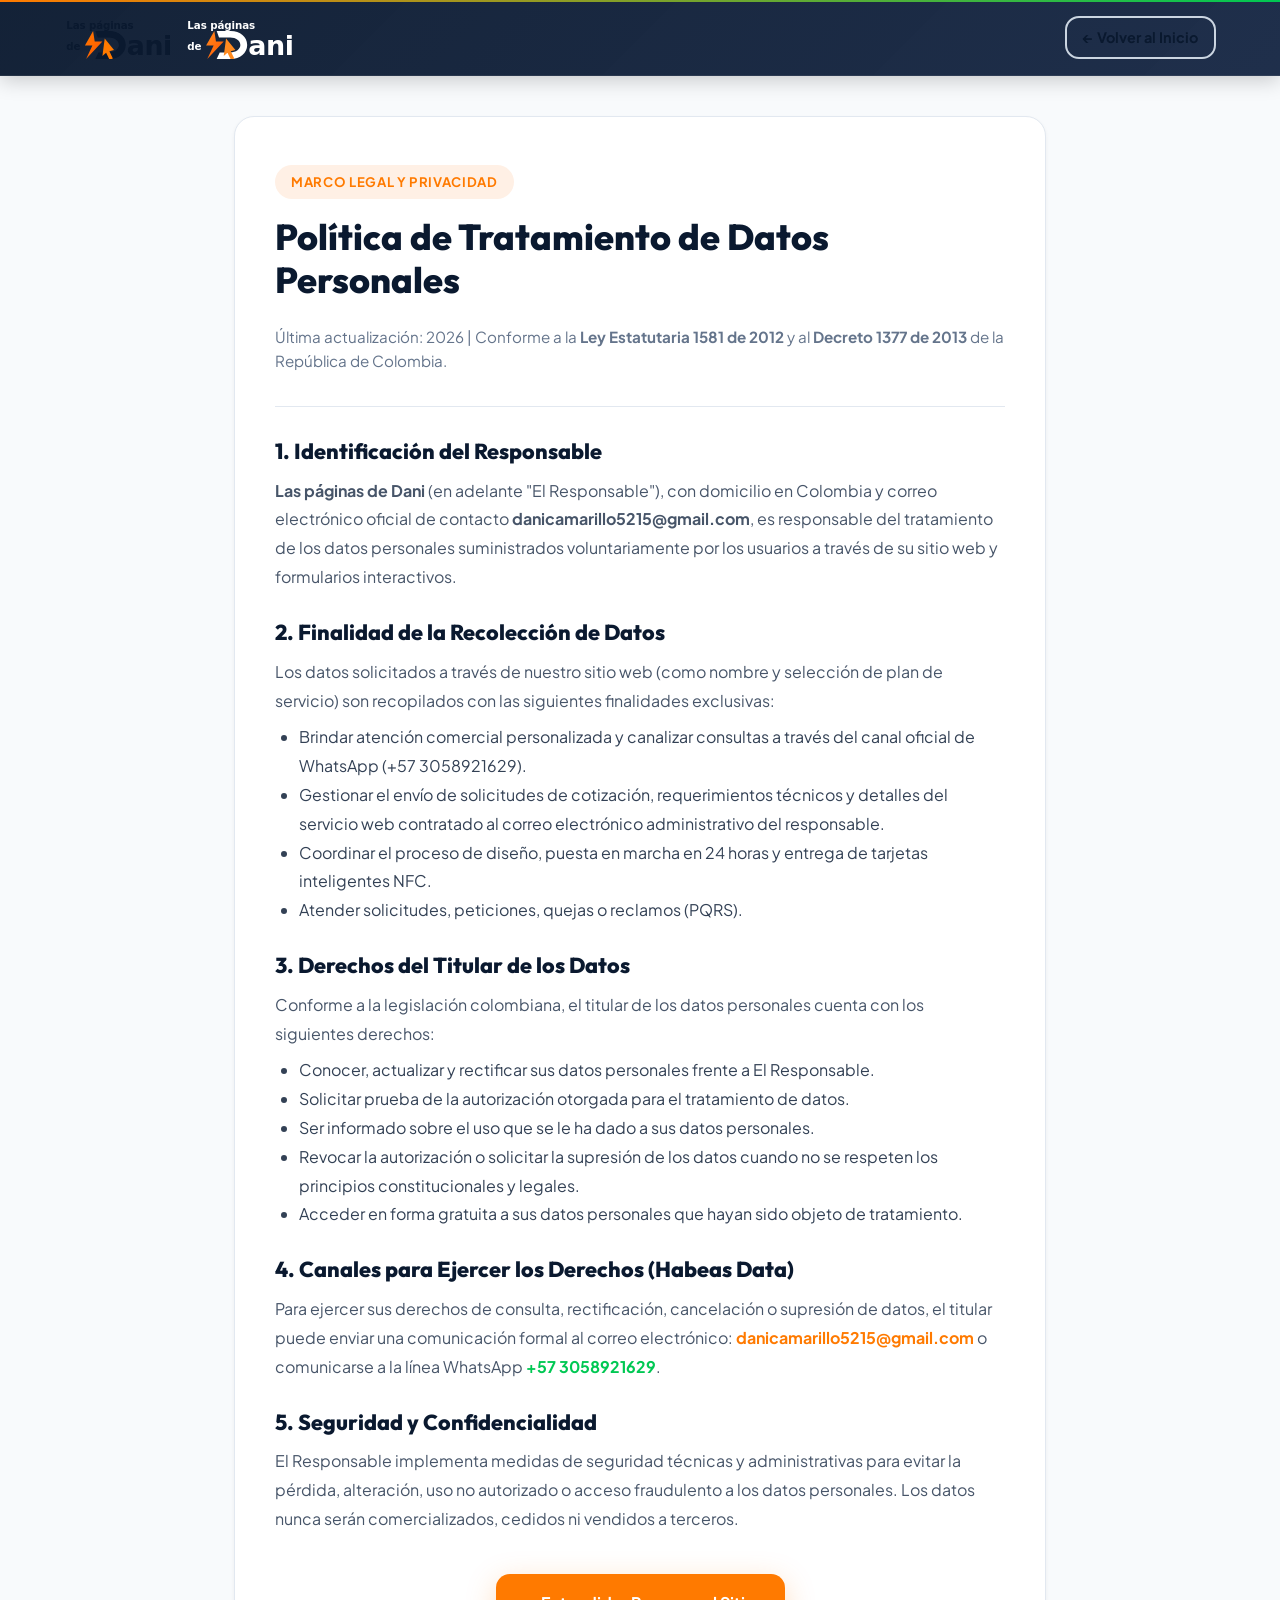
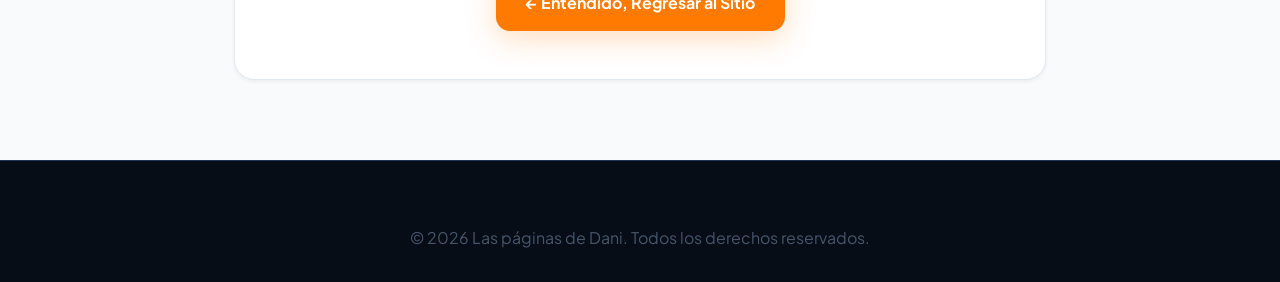
<file: tratamiento-de-datos.html>
<!DOCTYPE html>
<html lang="es">
<head>
  <meta charset="UTF-8">
  <meta name="viewport" content="width=device-width, initial-scale=1.0">
  <title>Tratamiento de Datos Personales | Las páginas de Dani</title>
  <meta name="description" content="Política de tratamiento y protección de datos personales de Las páginas de Dani. Conforme a la Ley Estatutaria 1581 de 2012 de la República de Colombia.">
  <meta name="robots" content="index, follow">
  <link rel="icon" type="image/svg+xml" href="assets/images/logo.svg">
  <link rel="preconnect" href="https://fonts.googleapis.com">
  <link rel="preconnect" href="https://fonts.gstatic.com" crossorigin>
  <link href="https://fonts.googleapis.com/css2?family=Outfit:wght@600;700;800;900&family=Plus+Jakarta+Sans:wght@400;500;600;700;800&display=swap" rel="stylesheet">
  <link rel="stylesheet" href="css/main.css">
  <link rel="stylesheet" href="css/components.css">
  <link rel="stylesheet" href="css/animations.css">
</head>
<body style="background-color: #F8FAFC;">

  <header class="site-header" role="banner">
    <div class="container navbar">
      <a href="index.html" class="brand-logo-link" aria-label="Las páginas de Dani - Inicio">
        <img src="assets/images/logo.svg" alt="Las páginas de Dani Logo" class="brand-logo-dark" width="160" height="44">
        <img src="assets/images/logo-white.svg" alt="Las páginas de Dani Logo Blanco" class="brand-logo-white" width="160" height="44">
      </a>
      <a href="index.html" class="btn btn-outline-dark" style="padding: 0.5rem 1rem; font-size: 0.9rem;">
        ← Volver al Inicio
      </a>
    </div>
  </header>

  <main style="padding-top: calc(var(--nav-height) + 2.5rem); padding-bottom: 5rem;">
    <div class="container" style="max-width: 860px;">
      
      <div style="background: #FFFFFF; border-radius: var(--radius-lg); padding: 3rem 2.5rem; border: 1px solid #E2E8F0; box-shadow: var(--shadow-sm);">
        <div class="badge-tag" style="margin-bottom: 1rem;">Marco Legal y Privacidad</div>
        <h1 style="font-size: 2.25rem; margin-bottom: 1.5rem; color: var(--color-brand-dark);">
          Política de Tratamiento de Datos Personales
        </h1>
        <p style="font-size: 0.95rem; color: #64748B; margin-bottom: 2rem;">
          Última actualización: 2026 | Conforme a la <strong>Ley Estatutaria 1581 de 2012</strong> y al <strong>Decreto 1377 de 2013</strong> de la República de Colombia.
        </p>

        <hr style="border: 0; height: 1px; background: #E2E8F0; margin-bottom: 2rem;">

        <div style="font-size: 1rem; line-height: 1.8; color: #334155;">
          <h2 style="font-size: 1.35rem; margin-top: 1.75rem; margin-bottom: 0.75rem; color: var(--color-brand-dark);">1. Identificación del Responsable</h2>
          <p>
            <strong>Las páginas de Dani</strong> (en adelante "El Responsable"), con domicilio en Colombia y correo electrónico oficial de contacto <strong>danicamarillo5215@gmail.com</strong>, es responsable del tratamiento de los datos personales suministrados voluntariamente por los usuarios a través de su sitio web y formularios interactivos.
          </p>

          <h2 style="font-size: 1.35rem; margin-top: 1.75rem; margin-bottom: 0.75rem; color: var(--color-brand-dark);">2. Finalidad de la Recolección de Datos</h2>
          <p>Los datos solicitados a través de nuestro sitio web (como nombre y selección de plan de servicio) son recopilados con las siguientes finalidades exclusivas:</p>
          <ul style="padding-left: 1.5rem; margin-top: 0.5rem; margin-bottom: 1rem;">
            <li>Brindar atención comercial personalizada y canalizar consultas a través del canal oficial de WhatsApp (+57 3058921629).</li>
            <li>Gestionar el envío de solicitudes de cotización, requerimientos técnicos y detalles del servicio web contratado al correo electrónico administrativo del responsable.</li>
            <li>Coordinar el proceso de diseño, puesta en marcha en 24 horas y entrega de tarjetas inteligentes NFC.</li>
            <li>Atender solicitudes, peticiones, quejas o reclamos (PQRS).</li>
          </ul>

          <h2 style="font-size: 1.35rem; margin-top: 1.75rem; margin-bottom: 0.75rem; color: var(--color-brand-dark);">3. Derechos del Titular de los Datos</h2>
          <p>Conforme a la legislación colombiana, el titular de los datos personales cuenta con los siguientes derechos:</p>
          <ul style="padding-left: 1.5rem; margin-top: 0.5rem; margin-bottom: 1rem;">
            <li>Conocer, actualizar y rectificar sus datos personales frente a El Responsable.</li>
            <li>Solicitar prueba de la autorización otorgada para el tratamiento de datos.</li>
            <li>Ser informado sobre el uso que se le ha dado a sus datos personales.</li>
            <li>Revocar la autorización o solicitar la supresión de los datos cuando no se respeten los principios constitucionales y legales.</li>
            <li>Acceder en forma gratuita a sus datos personales que hayan sido objeto de tratamiento.</li>
          </ul>

          <h2 style="font-size: 1.35rem; margin-top: 1.75rem; margin-bottom: 0.75rem; color: var(--color-brand-dark);">4. Canales para Ejercer los Derechos (Habeas Data)</h2>
          <p>
            Para ejercer sus derechos de consulta, rectificación, cancelación o supresión de datos, el titular puede enviar una comunicación formal al correo electrónico: <a href="mailto:danicamarillo5215@gmail.com" style="color: var(--color-brand-orange); font-weight: 700;">danicamarillo5215@gmail.com</a> o comunicarse a la línea WhatsApp <a href="https://api.whatsapp.com/send?phone=573058921629" target="_blank" style="color: var(--color-brand-green); font-weight: 700;">+57 3058921629</a>.
          </p>

          <h2 style="font-size: 1.35rem; margin-top: 1.75rem; margin-bottom: 0.75rem; color: var(--color-brand-dark);">5. Seguridad y Confidencialidad</h2>
          <p>
            El Responsable implementa medidas de seguridad técnicas y administrativas para evitar la pérdida, alteración, uso no autorizado o acceso fraudulento a los datos personales. Los datos nunca serán comercializados, cedidos ni vendidos a terceros.
          </p>
        </div>

        <div style="margin-top: 2.5rem; text-align: center;">
          <a href="index.html" class="btn btn-primary">
            ← Entendido, Regresar al Sitio
          </a>
        </div>
      </div>

    </div>
  </main>

  <footer class="site-footer" role="contentinfo">
    <div class="container" style="text-align: center;">
      <p>&copy; 2026 Las páginas de Dani. Todos los derechos reservados.</p>
    </div>
  </footer>

</body>
</html>
</file>
<file: css/main.css>
/* ==========================================================================
   LAS PÁGINAS DE DANI - MAIN CSS (Variables, Reset, Typography & Utilities)
   ========================================================================== */

:root {
  /* Brand Color Palette */
  --color-brand-dark: #0A192F;
  --color-brand-dark-rgb: 10, 25, 47;
  --color-brand-deep: #060D17;
  --color-brand-card: #112240;
  --color-brand-card-hover: #172a46;
  --color-brand-border: #233554;
  
  --color-brand-orange: #FF7A00;
  --color-brand-orange-hover: #E06900;
  --color-brand-orange-light: #FFF0E5;
  --color-brand-orange-glow: rgba(255, 122, 0, 0.35);
  
  --color-brand-green: #00C853;
  --color-brand-green-dark: #009624;
  --color-brand-green-glow: rgba(0, 200, 83, 0.35);
  
  --color-text-light: #FFFFFF;
  --color-text-muted: #8892B0;
  --color-text-subtle: #CCD6F6;
  --color-text-dark: #1E293B;

  --color-bg-light: #F8FAFC;
  --color-bg-surface: #FFFFFF;
  --color-bg-alt: #F1F5F9;

  /* Typography */
  --font-heading: 'Outfit', 'Plus Jakarta Sans', system-ui, -apple-system, sans-serif;
  --font-body: 'Plus Jakarta Sans', system-ui, -apple-system, sans-serif;

  /* Elevation & Shadows */
  --shadow-sm: 0 2px 4px rgba(0, 0, 0, 0.05);
  --shadow-md: 0 6px 16px rgba(0, 0, 0, 0.08);
  --shadow-lg: 0 12px 32px rgba(10, 25, 47, 0.12);
  --shadow-glow-orange: 0 8px 30px rgba(255, 122, 0, 0.25);
  --shadow-glow-green: 0 8px 30px rgba(0, 200, 83, 0.25);

  /* Radius */
  --radius-sm: 8px;
  --radius-md: 14px;
  --radius-lg: 20px;
  --radius-full: 9999px;

  /* Layout */
  --container-max: 1200px;
  --nav-height: 76px;
}

/* Reset & Box Sizing - Strict anti-overflow */
*, *::before, *::after {
  box-sizing: border-box;
  margin: 0;
  padding: 0;
}

html, body {
  max-width: 100%;
  overflow-x: hidden;
  position: relative;
  -webkit-text-size-adjust: 100%;
}

html {
  scroll-behavior: smooth;
  font-size: 16px;
}

body {
  font-family: var(--font-body);
  background-color: var(--color-bg-light);
  color: var(--color-text-dark);
  line-height: 1.6;
}

/* Typography Base */
h1, h2, h3, h4, h5, h6 {
  font-family: var(--font-heading);
  color: var(--color-brand-dark);
  font-weight: 800;
  line-height: 1.2;
}

p {
  color: #475569;
}

a {
  color: inherit;
  text-decoration: none;
  transition: all 0.2s cubic-bezier(0.16, 1, 0.3, 1);
}

img, svg {
  display: block;
  max-width: 100%;
  height: auto;
}

button, input, select, textarea {
  font: inherit;
}

/* Layout Utilities */
.container {
  width: 100%;
  max-width: var(--container-max);
  margin-left: auto;
  margin-right: auto;
  padding-left: 1.25rem;
  padding-right: 1.25rem;
}

@media (min-width: 640px) {
  .container {
    padding-left: 1.5rem;
    padding-right: 1.5rem;
  }
}

.section {
  padding: 5rem 0;
  position: relative;
  overflow: hidden;
}

@media (max-width: 768px) {
  .section {
    padding: 3.5rem 0;
  }
}

.section-dark {
  background-color: var(--color-brand-dark);
  color: var(--color-text-light);
}

.section-dark h2,
.section-dark h3,
.section-dark h4 {
  color: var(--color-text-light);
}

.section-dark p {
  color: var(--color-text-muted);
}

.section-title-wrap {
  text-align: center;
  max-width: 680px;
  margin: 0 auto 3.5rem auto;
}

.badge-tag {
  display: inline-flex;
  align-items: center;
  gap: 0.5rem;
  padding: 0.4rem 1rem;
  background-color: var(--color-brand-orange-light);
  color: var(--color-brand-orange);
  font-weight: 700;
  font-size: 0.82rem;
  border-radius: var(--radius-full);
  text-transform: uppercase;
  letter-spacing: 0.05em;
  margin-bottom: 1rem;
}

.section-dark .badge-tag {
  background-color: rgba(255, 122, 0, 0.15);
  color: #FF9B42;
  border: 1px solid rgba(255, 122, 0, 0.3);
}

.section-title {
  font-size: 2rem;
  letter-spacing: -0.02em;
  margin-bottom: 1rem;
}

@media (min-width: 768px) {
  .section-title {
    font-size: 2.75rem;
  }
}

.section-desc {
  font-size: 1.05rem;
  line-height: 1.6;
}

/* Button Base */
.btn {
  display: inline-flex;
  align-items: center;
  justify-content: center;
  gap: 0.5rem;
  padding: 0.85rem 1.75rem;
  font-weight: 700;
  font-size: 1rem;
  border-radius: var(--radius-md);
  border: 2px solid transparent;
  cursor: pointer;
  text-align: center;
  transition: all 0.25s cubic-bezier(0.16, 1, 0.3, 1);
  will-change: transform, box-shadow;
  user-select: none;
  text-decoration: none;
}

.btn-icon-wa {
  width: 20px;
  height: 20px;
  flex-shrink: 0;
  fill: currentColor;
}

.btn-primary {
  background-color: var(--color-brand-orange);
  color: #FFFFFF;
  box-shadow: var(--shadow-glow-orange);
}

.btn-primary:hover {
  background-color: var(--color-brand-orange-hover);
  transform: translateY(-2px);
  box-shadow: 0 12px 25px rgba(255, 122, 0, 0.4);
}

.btn-whatsapp {
  background-color: var(--color-brand-green);
  color: #FFFFFF;
  box-shadow: var(--shadow-glow-green);
}

.btn-whatsapp:hover {
  background-color: var(--color-brand-green-dark);
  transform: translateY(-2px);
  box-shadow: 0 12px 25px rgba(0, 200, 83, 0.45);
}

.btn-secondary {
  background-color: rgba(255, 255, 255, 0.08);
  border-color: var(--color-brand-border);
  color: var(--color-text-light);
}

.btn-secondary:hover {
  background-color: rgba(255, 255, 255, 0.15);
  border-color: #FFFFFF;
}

.btn-outline-dark {
  background-color: transparent;
  border-color: #CBD5E1;
  color: var(--color-brand-dark);
}

.btn-outline-dark:hover {
  border-color: var(--color-brand-orange);
  color: var(--color-brand-orange);
  background-color: var(--color-brand-orange-light);
}

/* Accessibility: focus ring */
a:focus-visible, button:focus-visible, input:focus-visible, select:focus-visible {
  outline: 3px solid var(--color-brand-orange);
  outline-offset: 2px;
}
</file>
<file: css/components.css>
/* ==========================================================================
   LAS PÁGINAS DE DANI - COMPONENTS CSS
   Navbar con Glassmorphism Premium, Iframe Portafolio, Cookie Banner, Modales
   ========================================================================== */

/* 1. Header & Navigation con Fondo Premium */
.site-header {
  position: fixed;
  top: 0;
  left: 0;
  right: 0;
  width: 100%;
  height: var(--nav-height);
  /* Fondo moderno sofisticado con sutil gradiente y malla oscura de alta gama */
  background: linear-gradient(135deg, rgba(10, 25, 47, 0.96) 0%, rgba(17, 34, 64, 0.94) 100%);
  backdrop-filter: blur(14px);
  -webkit-backdrop-filter: blur(14px);
  z-index: 100;
  transition: all 0.3s ease;
  border-bottom: 1px solid rgba(255, 255, 255, 0.08);
  box-shadow: 0 4px 20px rgba(0, 0, 0, 0.2);
}

.site-header::before {
  content: '';
  position: absolute;
  top: 0;
  left: 0;
  right: 0;
  height: 2px;
  background: linear-gradient(90deg, #FF7A00, #00C853, #FF7A00);
  background-size: 200% auto;
  animation: shimmer 4s linear infinite;
}

.navbar {
  display: flex;
  align-items: center;
  justify-content: space-between;
  height: 100%;
  position: relative;
}

.brand-logo-link {
  display: flex;
  align-items: center;
  height: 42px;
  z-index: 102;
}

.brand-logo-link img {
  height: 100%;
  width: auto;
  object-fit: contain;
}

.nav-menu {
  display: flex;
  align-items: center;
  list-style: none;
  gap: 1.5rem;
}

.nav-link {
  font-weight: 600;
  font-size: 0.95rem;
  color: var(--color-text-subtle);
  position: relative;
  padding: 0.35rem 0;
}

.nav-link:hover,
.nav-link.active {
  color: #FFFFFF;
}

.nav-link::after {
  content: '';
  position: absolute;
  bottom: 0;
  left: 0;
  width: 0%;
  height: 2px;
  background-color: var(--color-brand-orange);
  transition: width 0.25s ease;
}

.nav-link:hover::after,
.nav-link.active::after {
  width: 100%;
}

.nav-cta-btn {
  padding: 0.55rem 1.15rem;
  font-size: 0.88rem;
}

/* Menú hamburguesa alineado a la DERECHA en móviles */
.mobile-toggle {
  display: none;
  background: rgba(255, 255, 255, 0.08);
  border: 1px solid rgba(255, 255, 255, 0.15);
  border-radius: var(--radius-sm);
  cursor: pointer;
  padding: 0.5rem 0.75rem;
  color: #FFFFFF;
  z-index: 102;
  margin-left: auto;
  transition: background-color 0.2s ease;
}

.mobile-toggle:hover {
  background: rgba(255, 255, 255, 0.15);
}

@media (max-width: 900px) {
  .mobile-toggle {
    display: flex;
    align-items: center;
    justify-content: center;
  }

  .nav-menu {
    position: fixed;
    top: var(--nav-height);
    left: 0;
    width: 100%;
    background-color: #0A192F;
    border-bottom: 2px solid var(--color-brand-border);
    flex-direction: column;
    padding: 2rem 1.5rem;
    gap: 1.25rem;
    box-shadow: 0 20px 40px rgba(0,0,0,0.4);
    transform: translateY(-150%);
    opacity: 0;
    pointer-events: none;
    transition: all 0.3s cubic-bezier(0.16, 1, 0.3, 1);
    z-index: 101;
  }

  .nav-menu.is-open {
    transform: translateY(0);
    opacity: 1;
    pointer-events: auto;
  }

  .nav-menu .nav-link {
    color: #FFFFFF;
    font-size: 1.15rem;
    width: 100%;
    text-align: center;
    padding: 0.5rem 0;
  }

  .nav-menu .nav-cta-btn {
    width: 100%;
    margin-top: 0.5rem;
  }
}

/* 2. Hero Section */
.hero-section {
  padding-top: calc(var(--nav-height) + 3.5rem);
  padding-bottom: 4.5rem;
  background: linear-gradient(180deg, #F8FAFC 0%, #FFFFFF 100%);
  position: relative;
  overflow: hidden;
}

.hero-grid {
  display: grid;
  grid-template-columns: 1.15fr 0.85fr;
  gap: 3rem;
  align-items: center;
}

@media (max-width: 991px) {
  .hero-grid {
    grid-template-columns: 1fr;
    text-align: center;
    gap: 2.5rem;
  }
}

.hero-headline {
  font-size: 2.35rem;
  line-height: 1.18;
  letter-spacing: -0.03em;
  margin-bottom: 1.25rem;
}

@media (min-width: 768px) {
  .hero-headline {
    font-size: 3.35rem;
  }
}

.hero-headline .highlight {
  color: var(--color-brand-orange);
  position: relative;
  display: inline-block;
}

.hero-subheadline {
  font-size: 1.1rem;
  color: #475569;
  margin-bottom: 2rem;
  line-height: 1.6;
}

.hero-actions {
  display: flex;
  flex-wrap: wrap;
  gap: 1rem;
  margin-bottom: 2.5rem;
}

@media (max-width: 991px) {
  .hero-actions {
    justify-content: center;
  }
}

.hero-stats-row {
  display: flex;
  flex-wrap: wrap;
  gap: 1.5rem;
  border-top: 1px solid #E2E8F0;
  padding-top: 1.5rem;
}

@media (max-width: 991px) {
  .hero-stats-row {
    justify-content: center;
  }
}

.stat-item h3 {
  font-size: 1.6rem;
  color: var(--color-brand-dark);
  line-height: 1;
}

.stat-item p {
  font-size: 0.82rem;
  color: #64748B;
  font-weight: 600;
}

.hero-visual-card {
  position: relative;
  perspective: 1000px;
  max-width: 100%;
}

.hero-visual-card img {
  border-radius: var(--radius-lg);
  max-width: 100%;
  height: auto;
}

/* 3. Features & Benefits Grid */
.features-grid {
  display: grid;
  grid-template-columns: repeat(auto-fit, minmax(280px, 1fr));
  gap: 1.75rem;
}

.feature-card {
  background-color: var(--color-bg-surface);
  border: 1px solid #E2E8F0;
  border-radius: var(--radius-lg);
  padding: 2rem 1.75rem;
  box-shadow: var(--shadow-sm);
  transition: all 0.3s cubic-bezier(0.16, 1, 0.3, 1);
  position: relative;
  overflow: hidden;
}

.feature-card:hover {
  transform: translateY(-6px);
  box-shadow: var(--shadow-lg);
  border-color: rgba(255, 122, 0, 0.4);
}

.feature-icon-box {
  width: 58px;
  height: 58px;
  border-radius: var(--radius-md);
  background: linear-gradient(135deg, rgba(255, 122, 0, 0.15) 0%, rgba(255, 122, 0, 0.05) 100%);
  border: 1px solid rgba(255, 122, 0, 0.2);
  display: flex;
  align-items: center;
  justify-content: center;
  margin-bottom: 1.25rem;
  box-shadow: 0 4px 12px rgba(255, 122, 0, 0.1);
}

.feature-icon-svg {
  width: 30px;
  height: 30px;
}

.feature-card h3 {
  font-size: 1.3rem;
  margin-bottom: 0.75rem;
}

/* 4. Pricing / Plans Section */
.pricing-grid {
  display: grid;
  grid-template-columns: repeat(4, 1fr);
  gap: 1.5rem;
  align-items: stretch;
}

@media (max-width: 1150px) {
  .pricing-grid {
    grid-template-columns: repeat(2, 1fr);
  }
}

@media (max-width: 680px) {
  .pricing-grid {
    grid-template-columns: 1fr;
  }
}

.pricing-card {
  background-color: var(--color-brand-card);
  border: 1px solid var(--color-brand-border);
  border-radius: var(--radius-lg);
  padding: 2.25rem 1.75rem;
  display: flex;
  flex-direction: column;
  position: relative;
  transition: all 0.35s cubic-bezier(0.16, 1, 0.3, 1);
}

.pricing-card:hover {
  transform: translateY(-8px);
  border-color: var(--color-brand-orange);
  box-shadow: 0 20px 40px rgba(0, 0, 0, 0.4);
}

.pricing-card.popular {
  border-color: var(--color-brand-orange);
  background: linear-gradient(180deg, #172A46 0%, #112240 100%);
  transform: scale(1.03);
  z-index: 2;
}

@media (max-width: 1150px) {
  .pricing-card.popular {
    transform: none;
  }
}

.popular-badge {
  position: absolute;
  top: -12px;
  left: 50%;
  transform: translateX(-50%);
  background-color: var(--color-brand-orange);
  color: #FFFFFF;
  font-weight: 800;
  font-size: 0.75rem;
  padding: 0.3rem 1rem;
  border-radius: var(--radius-full);
  text-transform: uppercase;
  letter-spacing: 0.05em;
  white-space: nowrap;
}

.pricing-level {
  font-size: 0.85rem;
  color: var(--color-brand-orange);
  font-weight: 800;
  text-transform: uppercase;
  letter-spacing: 0.05em;
  margin-bottom: 0.5rem;
}

.pricing-title {
  font-size: 1.35rem;
  color: #FFFFFF;
  margin-bottom: 1rem;
}

.pricing-cost {
  margin-bottom: 1.5rem;
  padding-bottom: 1.5rem;
  border-bottom: 1px solid var(--color-brand-border);
}

.price-initial {
  font-size: 1.95rem;
  font-weight: 900;
  color: #FFFFFF;
  line-height: 1;
}

.price-initial span {
  font-size: 0.9rem;
  font-weight: 500;
  color: var(--color-text-muted);
}

.price-monthly {
  font-size: 0.95rem;
  color: var(--color-brand-green);
  font-weight: 700;
  margin-top: 0.4rem;
}

.pricing-features {
  list-style: none;
  margin-bottom: 2rem;
  flex-grow: 1;
}

.pricing-features li {
  font-size: 0.9rem;
  color: var(--color-text-subtle);
  margin-bottom: 0.75rem;
  display: flex;
  align-items: flex-start;
  gap: 0.6rem;
}

.pricing-features li .check-icon {
  color: var(--color-brand-green);
  font-size: 1.1rem;
  flex-shrink: 0;
  margin-top: 1px;
}

.pricing-features li.excluded {
  color: #64748B;
  text-decoration: line-through;
}

.pricing-card .btn {
  width: 100%;
}

/* 5. PORTAFOLIO EN VIVO CON IFRAME DE ALTO TAMAÑO */
.portfolio-showcase-grid {
  display: flex;
  flex-direction: column;
  gap: 3.5rem;
}

.portfolio-live-item {
  background-color: var(--color-bg-surface);
  border: 1px solid #E2E8F0;
  border-radius: var(--radius-lg);
  overflow: hidden;
  box-shadow: var(--shadow-md);
  transition: all 0.35s cubic-bezier(0.16, 1, 0.3, 1);
}

.portfolio-live-item:hover {
  box-shadow: var(--shadow-lg);
  border-color: rgba(255, 122, 0, 0.4);
}

/* Barra superior simulando navegador */
.browser-chrome-bar {
  background-color: #0F172A;
  padding: 0.75rem 1.25rem;
  display: flex;
  align-items: center;
  justify-content: space-between;
  border-bottom: 1px solid #334155;
}

.browser-dots {
  display: flex;
  gap: 6px;
}

.browser-dot {
  width: 10px;
  height: 10px;
  border-radius: 50%;
}
.dot-red { background: #EF4444; }
.dot-yellow { background: #F59E0B; }
.dot-green { background: #10B981; }

.browser-url-pill {
  background: rgba(255, 255, 255, 0.1);
  color: #94A3B8;
  font-size: 0.8rem;
  padding: 0.25rem 1rem;
  border-radius: var(--radius-full);
  font-family: monospace;
  overflow: hidden;
  text-overflow: ellipsis;
  white-space: nowrap;
  max-width: 60%;
}

.browser-actions-top {
  display: flex;
  gap: 0.5rem;
}

/* Contenedor del Iframe con altura ampliada */
.iframe-viewport-container {
  position: relative;
  width: 100%;
  height: 520px;
  background-color: #0A192F;
  overflow: hidden;
}

@media (max-width: 768px) {
  .iframe-viewport-container {
    height: 400px;
  }
}

.portfolio-live-iframe {
  width: 100%;
  height: 100%;
  border: none;
  display: block;
}

.portfolio-live-footer {
  padding: 1.5rem 2rem;
  display: flex;
  align-items: center;
  justify-content: space-between;
  background-color: #FFFFFF;
  border-top: 1px solid #E2E8F0;
  flex-wrap: wrap;
  gap: 1rem;
}

@media (max-width: 768px) {
  .portfolio-live-footer {
    padding: 1.25rem 1.25rem;
    flex-direction: column;
    align-items: flex-start;
  }
}

.portfolio-meta h3 {
  font-size: 1.35rem;
  margin-bottom: 0.25rem;
}

.portfolio-meta p {
  font-size: 0.92rem;
  color: #64748B;
}

.portfolio-cta-group {
  display: flex;
  gap: 0.75rem;
  flex-wrap: wrap;
}

/* 6. Flujo de Trabajo (3 Pasos Claros) */
.process-timeline {
  display: grid;
  grid-template-columns: repeat(3, 1fr);
  gap: 2rem;
  position: relative;
}

@media (max-width: 900px) {
  .process-timeline {
    grid-template-columns: 1fr;
    gap: 1.5rem;
  }
}

.process-step {
  background: rgba(255, 255, 255, 0.04);
  border: 1px solid rgba(255, 255, 255, 0.1);
  border-radius: var(--radius-lg);
  padding: 2.25rem 1.75rem;
  position: relative;
  text-align: center;
  transition: transform 0.3s ease;
}

.process-step:hover {
  transform: translateY(-5px);
  border-color: rgba(255, 122, 0, 0.4);
}

.step-number {
  width: 52px;
  height: 52px;
  border-radius: var(--radius-full);
  background-color: var(--color-brand-orange);
  color: #FFFFFF;
  font-weight: 900;
  font-size: 1.35rem;
  display: flex;
  align-items: center;
  justify-content: center;
  margin: 0 auto 1.25rem auto;
  box-shadow: 0 0 25px rgba(255, 122, 0, 0.5);
}

.process-step h3 {
  font-size: 1.3rem;
  color: #FFFFFF;
  margin-bottom: 0.75rem;
}

.process-step p {
  font-size: 0.95rem;
  color: var(--color-text-muted);
}

/* 7. FAQ Accordion */
.faq-container {
  max-width: 800px;
  margin: 0 auto;
}

.faq-item {
  background-color: var(--color-bg-surface);
  border: 1px solid #E2E8F0;
  border-radius: var(--radius-md);
  margin-bottom: 1rem;
  overflow: hidden;
  transition: border-color 0.2s ease;
}

.faq-item:hover {
  border-color: var(--color-brand-orange);
}

.faq-question {
  width: 100%;
  text-align: left;
  padding: 1.25rem 1.5rem;
  background: none;
  border: none;
  display: flex;
  align-items: center;
  justify-content: space-between;
  cursor: pointer;
  font-weight: 700;
  font-size: 1.05rem;
  color: var(--color-brand-dark);
}

.faq-icon {
  font-size: 1.25rem;
  transition: transform 0.3s ease;
  color: var(--color-brand-orange);
}

.faq-item.active .faq-icon {
  transform: rotate(45deg);
}

.faq-answer {
  max-height: 0;
  overflow: hidden;
  transition: max-height 0.35s cubic-bezier(0.16, 1, 0.3, 1);
  padding: 0 1.5rem;
}

.faq-item.active .faq-answer {
  padding-bottom: 1.25rem;
}

.faq-answer p {
  font-size: 0.95rem;
  color: #475569;
  line-height: 1.6;
}

/* 8. Lead Capture Modal */
.modal-backdrop {
  position: fixed;
  inset: 0;
  background-color: rgba(10, 25, 47, 0.85);
  backdrop-filter: blur(8px);
  -webkit-backdrop-filter: blur(8px);
  z-index: 1000;
  display: flex;
  align-items: center;
  justify-content: center;
  padding: 1.25rem;
  opacity: 0;
  pointer-events: none;
  transition: opacity 0.3s ease;
}

.modal-backdrop.is-active {
  opacity: 1;
  pointer-events: auto;
}

.modal-box {
  background-color: #FFFFFF;
  border-radius: var(--radius-lg);
  max-width: 480px;
  width: 100%;
  padding: 2.25rem;
  box-shadow: 0 25px 50px rgba(0, 0, 0, 0.3);
  position: relative;
  transform: scale(0.9) translateY(20px);
  transition: transform 0.3s cubic-bezier(0.16, 1, 0.3, 1);
}

.modal-backdrop.is-active .modal-box {
  transform: scale(1) translateY(0);
}

.modal-close-btn {
  position: absolute;
  top: 1.25rem;
  right: 1.25rem;
  background: none;
  border: none;
  font-size: 1.5rem;
  cursor: pointer;
  color: #64748B;
  transition: color 0.2s ease;
}

.modal-close-btn:hover {
  color: var(--color-brand-dark);
}

.modal-header {
  text-align: center;
  margin-bottom: 1.5rem;
}

.modal-header h3 {
  font-size: 1.5rem;
  margin-bottom: 0.4rem;
}

.form-group {
  margin-bottom: 1.25rem;
}

.form-label {
  display: block;
  font-size: 0.875rem;
  font-weight: 700;
  color: var(--color-brand-dark);
  margin-bottom: 0.4rem;
}

.form-control {
  width: 100%;
  padding: 0.8rem 1rem;
  border: 1.5px solid #CBD5E1;
  border-radius: var(--radius-md);
  font-size: 0.95rem;
  transition: border-color 0.2s ease, box-shadow 0.2s ease;
  background-color: #FFFFFF;
}

.form-control:focus {
  border-color: var(--color-brand-orange);
  box-shadow: 0 0 0 3px rgba(255, 122, 0, 0.15);
  outline: none;
}

/* 9. BOTÓN FLOTANTE DE WHATSAPP 100% FIJO */
.floating-whatsapp {
  position: fixed !important;
  bottom: 1.75rem !important;
  right: 1.75rem !important;
  z-index: 9999 !important;
  display: flex;
  align-items: center;
  gap: 0.65rem;
  background-color: var(--color-brand-green);
  color: #FFFFFF;
  padding: 0.85rem 1.35rem;
  border-radius: var(--radius-full);
  font-weight: 800;
  font-size: 0.95rem;
  box-shadow: 0 8px 25px rgba(0, 200, 83, 0.45);
  cursor: pointer;
  border: none;
  transition: transform 0.25s ease, background-color 0.25s ease, box-shadow 0.25s ease;
}

.floating-whatsapp:hover {
  transform: scale(1.05) translateY(-2px);
  box-shadow: 0 12px 30px rgba(0, 200, 83, 0.6);
  background-color: var(--color-brand-green-dark);
}

.floating-whatsapp-icon {
  width: 24px;
  height: 24px;
  fill: currentColor;
}

@media (max-width: 480px) {
  .floating-whatsapp {
    bottom: 1.25rem !important;
    right: 1.25rem !important;
    padding: 0.75rem 1.15rem;
    font-size: 0.9rem;
  }
}

/* 10. VENTANA NO INVASIVA PARA ACEPTAR COOKIES */
.cookie-banner {
  position: fixed;
  bottom: 1.25rem;
  left: 1.25rem;
  max-width: 380px;
  width: calc(100% - 2.5rem);
  background-color: rgba(10, 25, 47, 0.95);
  backdrop-filter: blur(10px);
  -webkit-backdrop-filter: blur(10px);
  border: 1px solid rgba(255, 255, 255, 0.15);
  border-radius: var(--radius-md);
  padding: 1.15rem 1.35rem;
  box-shadow: 0 15px 35px rgba(0, 0, 0, 0.35);
  z-index: 9998;
  display: flex;
  flex-direction: column;
  gap: 0.85rem;
  transform: translateY(120%);
  opacity: 0;
  pointer-events: none;
  transition: all 0.4s cubic-bezier(0.16, 1, 0.3, 1);
}

.cookie-banner.is-visible {
  transform: translateY(0);
  opacity: 1;
  pointer-events: auto;
}

.cookie-text {
  font-size: 0.85rem;
  color: var(--color-text-subtle);
  line-height: 1.5;
}

.cookie-text a {
  color: var(--color-brand-orange);
  text-decoration: underline;
  font-weight: 600;
}

.cookie-actions {
  display: flex;
  gap: 0.5rem;
  justify-content: flex-end;
}

.cookie-btn-accept {
  background-color: var(--color-brand-green);
  color: #FFFFFF;
  border: none;
  padding: 0.45rem 0.9rem;
  border-radius: var(--radius-sm);
  font-size: 0.82rem;
  font-weight: 700;
  cursor: pointer;
  transition: background-color 0.2s ease;
}

.cookie-btn-accept:hover {
  background-color: var(--color-brand-green-dark);
}

/* 11. Footer */
.site-footer {
  background-color: var(--color-brand-deep);
  color: var(--color-text-muted);
  padding: 4rem 0 2rem 0;
  border-top: 1px solid var(--color-brand-border);
}

.footer-grid {
  display: grid;
  grid-template-columns: 1.8fr 1fr 1.2fr 1.5fr;
  gap: 2.5rem;
  margin-bottom: 3rem;
}

@media (max-width: 900px) {
  .footer-grid {
    grid-template-columns: 1fr;
    gap: 2rem;
  }
}

.footer-logo {
  height: 44px;
  margin-bottom: 1.25rem;
}

.footer-col h4 {
  color: #FFFFFF;
  font-size: 1.05rem;
  margin-bottom: 1.15rem;
}

.footer-links {
  list-style: none;
}

.footer-links li {
  margin-bottom: 0.5rem;
}

.footer-links a {
  color: var(--color-text-muted);
  font-size: 0.9rem;
}

.footer-links a:hover {
  color: var(--color-brand-orange);
}

.footer-bottom {
  border-top: 1px solid rgba(255, 255, 255, 0.08);
  padding-top: 1.75rem;
  display: flex;
  align-items: center;
  justify-content: space-between;
  flex-wrap: wrap;
  gap: 1rem;
  font-size: 0.85rem;
}
</file>
<file: css/animations.css>
/* ==========================================================================
   LAS PÁGINAS DE DANI - ANIMATIONS CSS
   Keyframes, Scroll Reveals, Lazy Triggers, Hover Effects, Exit Transitions
   ========================================================================== */

/* 1. Scroll-Triggered Reveal Animations (Lazy Animations via IntersectionObserver) */
.lazy-reveal {
  opacity: 0;
  transform: translateY(35px);
  transition: opacity 0.7s cubic-bezier(0.16, 1, 0.3, 1),
              transform 0.7s cubic-bezier(0.16, 1, 0.3, 1);
  will-change: opacity, transform;
}

.lazy-reveal.revealed {
  opacity: 1;
  transform: translateY(0);
}

/* Stagger Delays */
.delay-100 { transition-delay: 100ms; }
.delay-200 { transition-delay: 200ms; }
.delay-300 { transition-delay: 300ms; }
.delay-400 { transition-delay: 400ms; }
.delay-500 { transition-delay: 500ms; }

/* Left / Right directional reveals */
.reveal-left {
  opacity: 0;
  transform: translateX(-40px);
  transition: opacity 0.7s cubic-bezier(0.16, 1, 0.3, 1),
              transform 0.7s cubic-bezier(0.16, 1, 0.3, 1);
}

.reveal-left.revealed {
  opacity: 1;
  transform: translateX(0);
}

.reveal-right {
  opacity: 0;
  transform: translateX(40px);
  transition: opacity 0.7s cubic-bezier(0.16, 1, 0.3, 1),
              transform 0.7s cubic-bezier(0.16, 1, 0.3, 1);
}

.reveal-right.revealed {
  opacity: 1;
  transform: translateX(0);
}

.reveal-zoom {
  opacity: 0;
  transform: scale(0.92);
  transition: opacity 0.6s cubic-bezier(0.16, 1, 0.3, 1),
              transform 0.6s cubic-bezier(0.16, 1, 0.3, 1);
}

.reveal-zoom.revealed {
  opacity: 1;
  transform: scale(1);
}

/* 2. Keyframes Animations */
@keyframes float {
  0% { transform: translateY(0px); }
  50% { transform: translateY(-10px); }
  100% { transform: translateY(0px); }
}

@keyframes pulseGlow {
  0%, 100% {
    box-shadow: 0 0 15px rgba(255, 122, 0, 0.3);
  }
  50% {
    box-shadow: 0 0 35px rgba(255, 122, 0, 0.7);
  }
}

@keyframes pulseGreen {
  0%, 100% {
    box-shadow: 0 0 15px rgba(0, 200, 83, 0.4);
  }
  50% {
    box-shadow: 0 0 30px rgba(0, 200, 83, 0.8);
  }
}

@keyframes lightningShake {
  0%, 100% { transform: rotate(0deg); }
  25% { transform: rotate(-6deg) scale(1.05); }
  75% { transform: rotate(6deg) scale(1.05); }
}

@keyframes shimmer {
  0% { background-position: -200% 0; }
  100% { background-position: 200% 0; }
}

/* Continuous Elements */
.animate-float {
  animation: float 4.5s ease-in-out infinite;
}

.pulse-whatsapp {
  animation: pulseGreen 2.5s infinite;
}

.pulse-badge {
  animation: pulseGlow 2.5s infinite;
}

/* 3. Interactive Click and Micro-Interactions */
.btn:active, .interactive-btn:active {
  transform: scale(0.96) translateY(1px);
}

.interactive-card {
  cursor: pointer;
}

/* Modal Exit / Enter Animation Classes */
.modal-enter {
  animation: modalIn 0.3s cubic-bezier(0.16, 1, 0.3, 1) forwards;
}

.modal-exit {
  animation: modalOut 0.25s cubic-bezier(0.16, 1, 0.3, 1) forwards;
}

@keyframes modalIn {
  from {
    opacity: 0;
    transform: scale(0.9) translateY(20px);
  }
  to {
    opacity: 1;
    transform: scale(1) translateY(0);
  }
}

@keyframes modalOut {
  from {
    opacity: 1;
    transform: scale(1) translateY(0);
  }
  to {
    opacity: 0;
    transform: scale(0.92) translateY(15px);
  }
}

/* 4. Accessibility: Prefers Reduced Motion */
@media (prefers-reduced-motion: reduce) {
  *, *::before, *::after {
    animation-duration: 0.01ms !important;
    animation-iteration-count: 1 !important;
    transition-duration: 0.01ms !important;
    scroll-behavior: auto !important;
  }
  
  .lazy-reveal, .reveal-left, .reveal-right, .reveal-zoom {
    opacity: 1 !important;
    transform: none !important;
  }
}

/* Loading spinner keyframe */
@keyframes spin {
  to { transform: rotate(360deg); }
}
</file>
